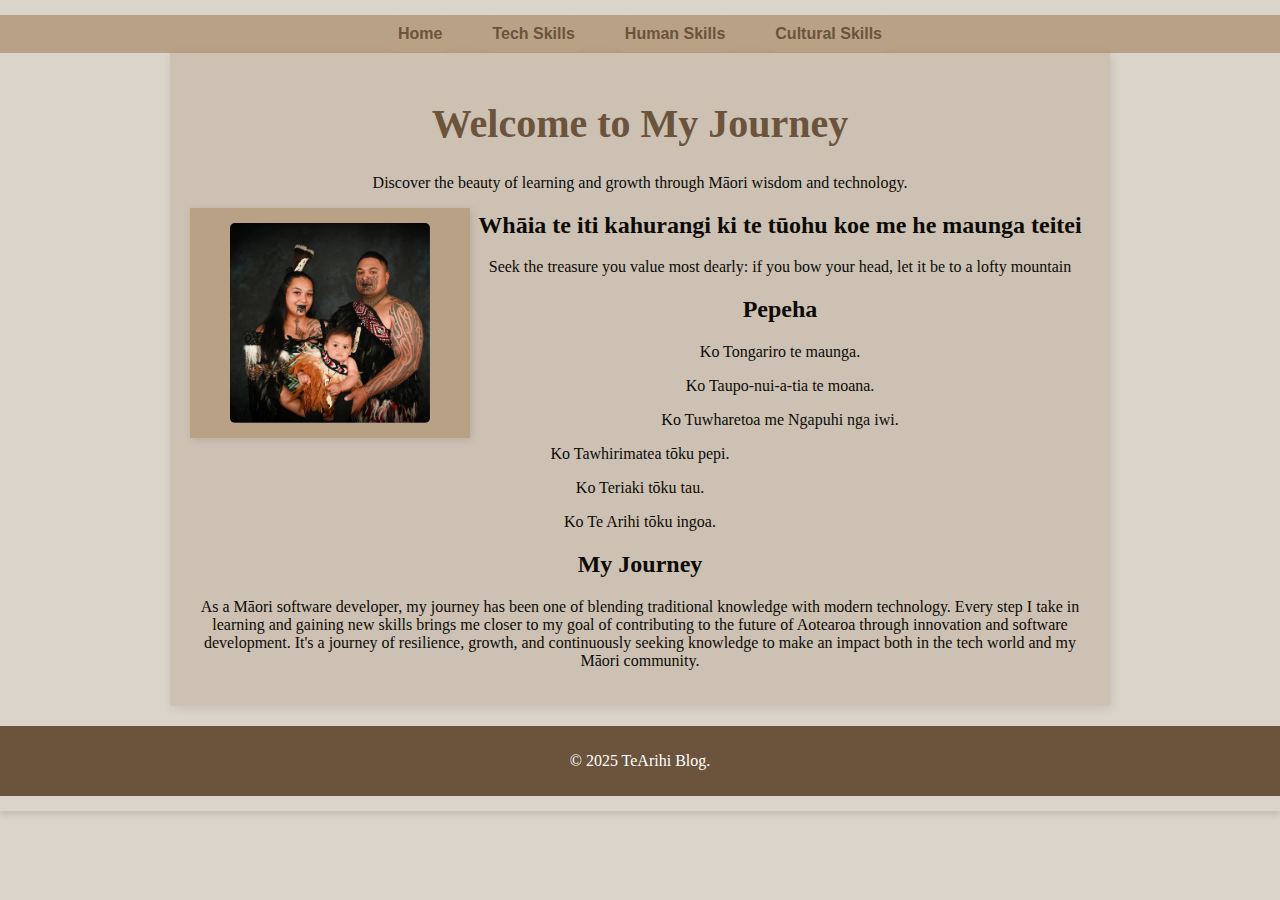
<file: index.html>
<!DOCTYPE html>
<html lang="en">
<head>
    <meta charset="UTF-8">
    <meta name="viewport" content="width=device-width, initial-scale=1.0">
    <title>Home Page</title>
    <link rel="stylesheet" href="styles.css"> 
</head>
<body>

  <div class="nav-container">
    <nav>
      <ul>
        <li><a href="index.html">Home</a></li>
        <li><a href="tech-skills.html">Tech Skills</a></li>
        <li><a href="human-skills.html">Human Skills</a></li>
        <li><a href="cultural-skills.html">Cultural Skills</a></li>
      </ul>
    </nav>

    <div class="container">
        <div class="intro">
          <header>
            <h1>Welcome to My Journey</h1>
            <p>Discover the beauty of learning and growth through Māori wisdom and technology.</p>
           

            <div class="box">
            <img src="images/whanau.jpg" alt="Your Photo" class="photo">
            </div>
           
          </header>
        </div>

     <section>
        <div class="whakatauki">
          <h2>Whāia te iti kahurangi ki te tūohu koe me he maunga teitei</h2>
          <p>Seek the treasure you value most dearly: if you bow your head, let it be to a lofty mountain</p>
        </div>


        <div class="pepeha">
            <h2>Pepeha</h2>
            <p>Ko Tongariro te maunga.</p>
            <p>Ko Taupo-nui-a-tia te moana.</p>
            <p>Ko Tuwharetoa me Ngapuhi nga iwi.</p>
            <p>Ko Tawhirimatea tōku pepi.</p>
            <p>Ko Teriaki tōku tau.</p>
            <p>Ko Te Arihi tōku ingoa.</p>
        </div>

      
        <div class="journey">
            <h2>My Journey</h2>
            <p>As a Māori software developer, my journey has been one of blending traditional knowledge with modern technology. Every step I take in learning and gaining new skills brings me closer to my goal of contributing to the future of Aotearoa through innovation and software development. It's a journey of resilience, growth, and continuously seeking knowledge to make an impact both in the tech world and my Māori community.</p>
        </div>
    </div>
  </section>

    <footer>
      <p>&copy; 2025 TeArihi Blog.</p>
    </footer>

</body>
</html>
</file>
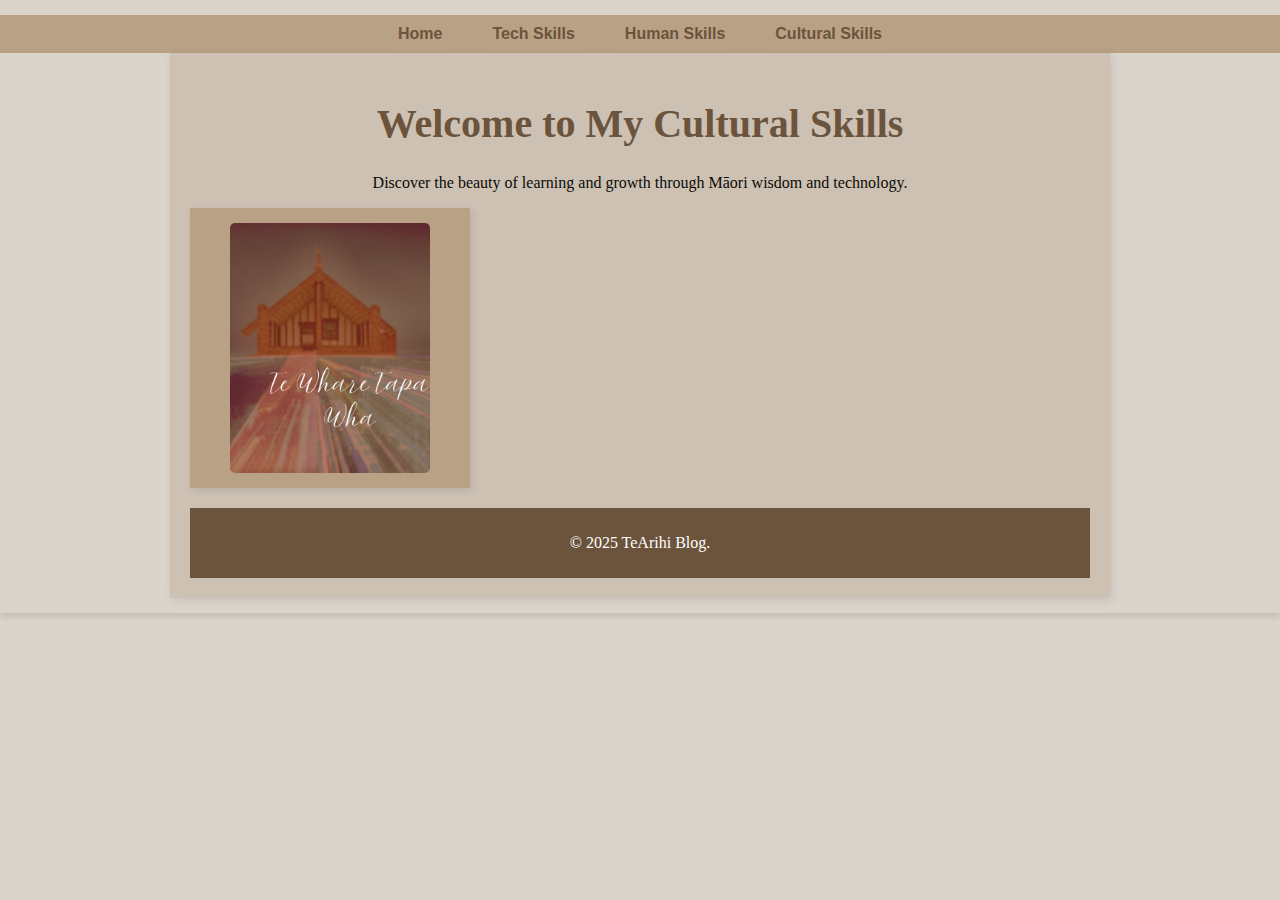
<file: cultural-skills.html>
<!DOCTYPE html>
<html lang="en">
<head>
    <meta charset="UTF-8">
    <meta name="viewport" content="width=device-width, initial-scale=1.0">
    <title>Cultural Skills Page</title>
    <link rel="stylesheet" href="styles.css"> 
</head>
<body>

  <div class="nav-container">
    <nav>
      <ul>
        <li><a href="index.html">Home</a></li>
        <li><a href="tech-skills.html">Tech Skills</a></li>
        <li><a href="human-skills.html">Human Skills</a></li>
        <li><a href="cultural-skills.html">Cultural Skills</a></li>
      </ul>
    </nav>

    <div class="container">
        <div class="intro">
          <header>
            <h1>Welcome to My Cultural Skills</h1>
            <p>Discover the beauty of learning and growth through Māori wisdom and technology.</p>
           
          <div class="row">
            <div class="box">
            <a href="te-whare-tapa-wha.html"><img src="images/Te Whare Tapa Wha.png" alt="Your Photo" class="photo"></a>
            </div>
          </div> 
          </header>
        </div>


    <footer>
      <p>&copy; 2025 TeArihi Blog.</p>
    </footer>

</body>
</html>
</file>
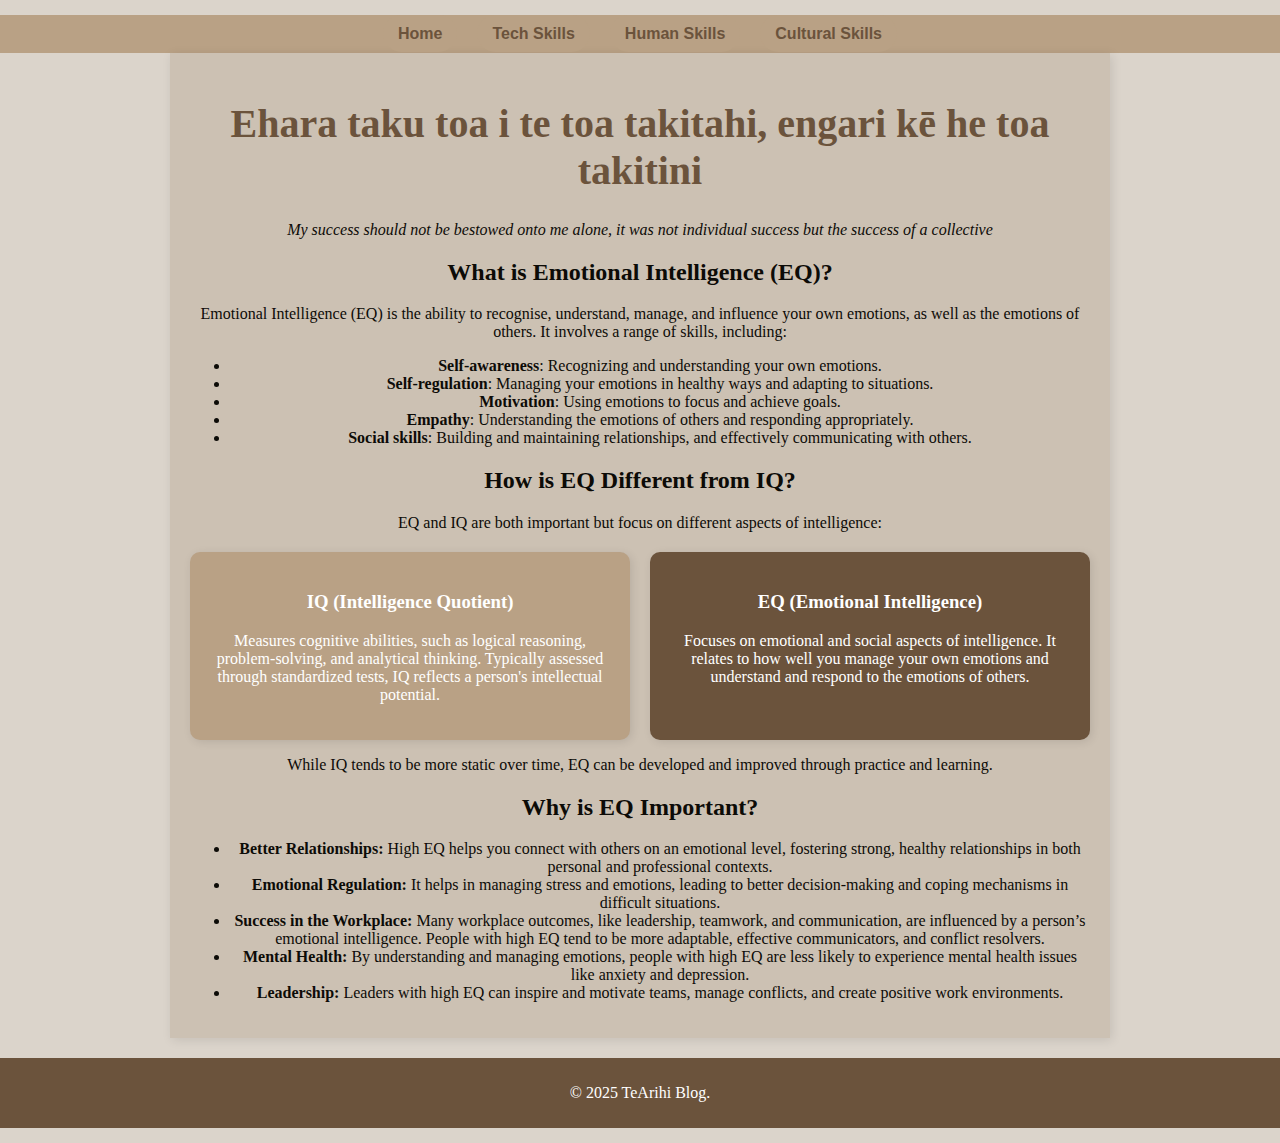
<file: emotional-intelligence.html>
<!DOCTYPE html>
<html lang="en">
<head>
    <meta charset="UTF-8">
    <meta name="viewport" content="width=device-width, initial-scale=1.0">
    <title>Emotional Intelligence (EQ)</title>
    <link rel="stylesheet" href="styles.css"> 

</head>
<body>

  <div class="nav-container">
    <nav>
      <ul>
        <li><a href="index.html">Home</a></li>
        <li><a href="tech-skills.html">Tech Skills</a></li>
        <li><a href="human-skills.html">Human Skills</a></li>
        <li><a href="cultural-skills.html">Cultural Skills</a></li>
      </ul>
    </nav>

    <div class="container">
        
        <header class="intro">
            <h1>Ehara taku toa i te toa takitahi, engari kē he toa takitini</h1>
            <p><em>My success should not be bestowed onto me alone, it was not individual success but the success of a collective</em></p>
        </header>

      
        <section class="eq-overview">
            <h2>What is Emotional Intelligence (EQ)?</h2>
            <p>Emotional Intelligence (EQ) is the ability to recognise, understand, manage, and influence your own emotions, as well as the emotions of others. It involves a range of skills, including:</p>
            <ul>
                <li><strong>Self-awareness</strong>: Recognizing and understanding your own emotions.</li>
                <li><strong>Self-regulation</strong>: Managing your emotions in healthy ways and adapting to situations.</li>
                <li><strong>Motivation</strong>: Using emotions to focus and achieve goals.</li>
                <li><strong>Empathy</strong>: Understanding the emotions of others and responding appropriately.</li>
                <li><strong>Social skills</strong>: Building and maintaining relationships, and effectively communicating with others.</li>
            </ul>
        </section>

        
        <section class="eq-vs-iq">
            <h2>How is EQ Different from IQ?</h2>
            <p>EQ and IQ are both important but focus on different aspects of intelligence:</p>
            <div class="comparison">
                <div class="iq">
                    <h3>IQ (Intelligence Quotient)</h3>
                    <p>Measures cognitive abilities, such as logical reasoning, problem-solving, and analytical thinking. Typically assessed through standardized tests, IQ reflects a person's intellectual potential.</p>
                </div>
                <div class="eq">
                    <h3>EQ (Emotional Intelligence)</h3>
                    <p>Focuses on emotional and social aspects of intelligence. It relates to how well you manage your own emotions and understand and respond to the emotions of others.</p>
                </div>
            </div>
            <p>While IQ tends to be more static over time, EQ can be developed and improved through practice and learning.</p>
        </section>

        
        <section class="importance">
            <h2>Why is EQ Important?</h2>
            <ul>
                <li><strong>Better Relationships:</strong> High EQ helps you connect with others on an emotional level, fostering strong, healthy relationships in both personal and professional contexts.</li>
                <li><strong>Emotional Regulation:</strong> It helps in managing stress and emotions, leading to better decision-making and coping mechanisms in difficult situations.</li>
                <li><strong>Success in the Workplace:</strong> Many workplace outcomes, like leadership, teamwork, and communication, are influenced by a person’s emotional intelligence. People with high EQ tend to be more adaptable, effective communicators, and conflict resolvers.</li>
                <li><strong>Mental Health:</strong> By understanding and managing emotions, people with high EQ are less likely to experience mental health issues like anxiety and depression.</li>
                <li><strong>Leadership:</strong> Leaders with high EQ can inspire and motivate teams, manage conflicts, and create positive work environments.</li>
            </ul>
        </section>
    </div>

    <footer>
      <p>&copy; 2025 TeArihi Blog.</p>
    </footer>

</body>
</html>
</file>
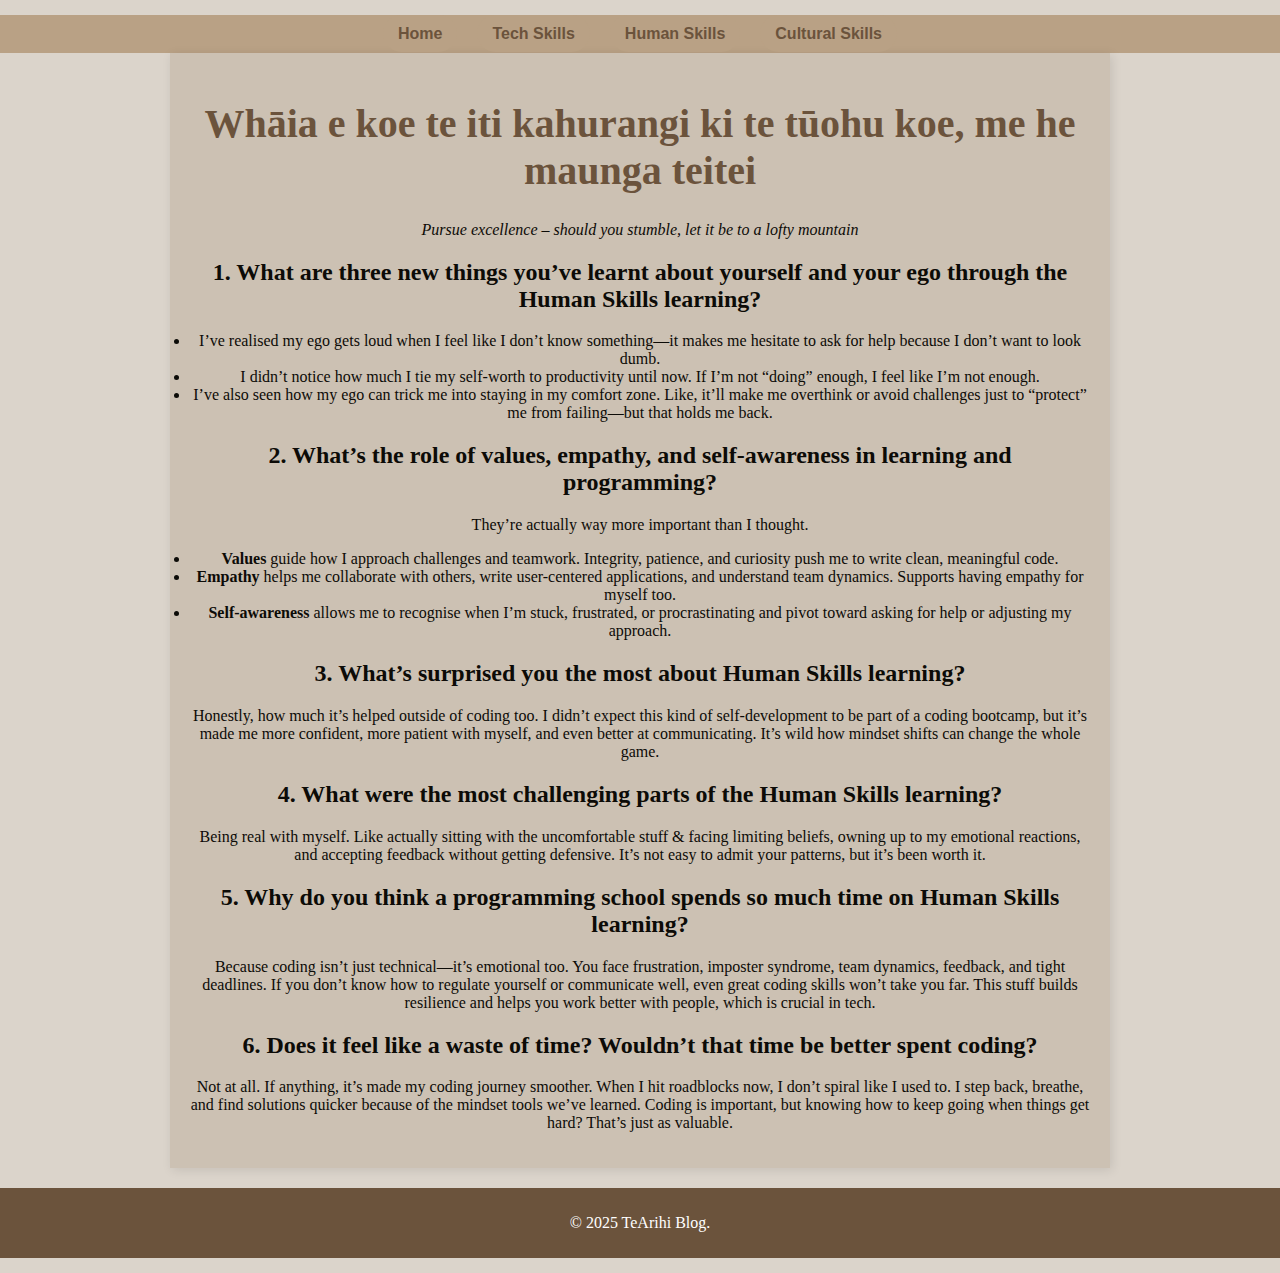
<file: foundations-reflection.html>
<!DOCTYPE html>
<html lang="en">
<head>
    <meta charset="UTF-8">
    <meta name="viewport" content="width=device-width, initial-scale=1.0">
    <title>Career Pathway and Personal Development</title>
    <link rel="stylesheet" href="styles.css"> 
</head>
<body>
  
  <div class="nav-container">
    <nav>
      <ul>
        <li><a href="index.html">Home</a></li>
        <li><a href="tech-skills.html">Tech Skills</a></li>
        <li><a href="human-skills.html">Human Skills</a></li>
        <li><a href="cultural-skills.html">Cultural Skills</a></li>
      </ul>
    </nav>

    <div class="container">
        <header class="intro">
            <h1>Whāia e koe te iti kahurangi ki te tūohu koe, me he maunga teitei</h1>
            <p><em>Pursue excellence – should you stumble, let it be to a lofty mountain</em></p>
          
        </header>

        <h2>1. What are three new things you’ve learnt about yourself and your ego through the Human Skills learning?</h2>
       
          <li>
            I’ve realised my ego gets loud when I feel like I don’t know something—it makes me hesitate to ask for help because I don’t want to look dumb.
          </li>
          <li>
            I didn’t notice how much I tie my self-worth to productivity until now. If I’m not “doing” enough, I feel like I’m not enough.
          </li>
          <li>
            I’ve also seen how my ego can trick me into staying in my comfort zone. Like, it’ll make me overthink or avoid challenges just to “protect” me from failing—but that holds me back.
          </li>
        </ul>
      </section>
  
      <section>
        <h2>2. What’s the role of values, empathy, and self-awareness in learning and programming?</h2>
        <p>They’re actually way more important than I thought.</p>
        
          <li><strong>Values</strong> guide how I approach challenges and teamwork. Integrity, patience, and curiosity push me to write clean, meaningful code.</li>
          <li><strong>Empathy</strong> helps me collaborate with others, write user-centered applications, and understand team dynamics. Supports having empathy for myself too.</li>
          <li><strong>Self-awareness</strong> allows me to recognise when I’m stuck, frustrated, or procrastinating and pivot toward asking for help or adjusting my approach.</li>
        </ul>
      </section>
  
      <section>
        <h2>3. What’s surprised you the most about Human Skills learning?</h2>
        <p>
          Honestly, how much it’s helped outside of coding too. I didn’t expect this kind of self-development to be part of a coding bootcamp, but it’s made me more confident, more patient with myself, and even better at communicating. It’s wild how mindset shifts can change the whole game.
        </p>
      </section>
  
      <section>
        <h2>4. What were the most challenging parts of the Human Skills learning?</h2>
        <p>
          Being real with myself. Like actually sitting with the uncomfortable stuff & facing limiting beliefs, owning up to my emotional reactions, and accepting feedback without getting defensive. It’s not easy to admit your patterns, but it’s been worth it.
        </p>
      </section>
  
      <section>
        <h2>5. Why do you think a programming school spends so much time on Human Skills learning?</h2>
        <p>
          Because coding isn’t just technical—it’s emotional too. You face frustration, imposter syndrome, team dynamics, feedback, and tight deadlines. If you don’t know how to regulate yourself or communicate well, even great coding skills won’t take you far. This stuff builds resilience and helps you work better with people, which is crucial in tech.
        </p>
      </section>
  
      <section>
        <h2>6. Does it feel like a waste of time? Wouldn’t that time be better spent coding?</h2>
        <p>
          Not at all. If anything, it’s made my coding journey smoother. When I hit roadblocks now, I don’t spiral like I used to. I step back, breathe, and find solutions quicker because of the mindset tools we’ve learned. Coding is important, but knowing how to keep going when things get hard? That’s just as valuable.
        </p>
        </section>
    </div>

    <footer>
      <p>&copy; 2025 TeArihi Blog.</p>
    </footer>

</body>
</html>
</file>
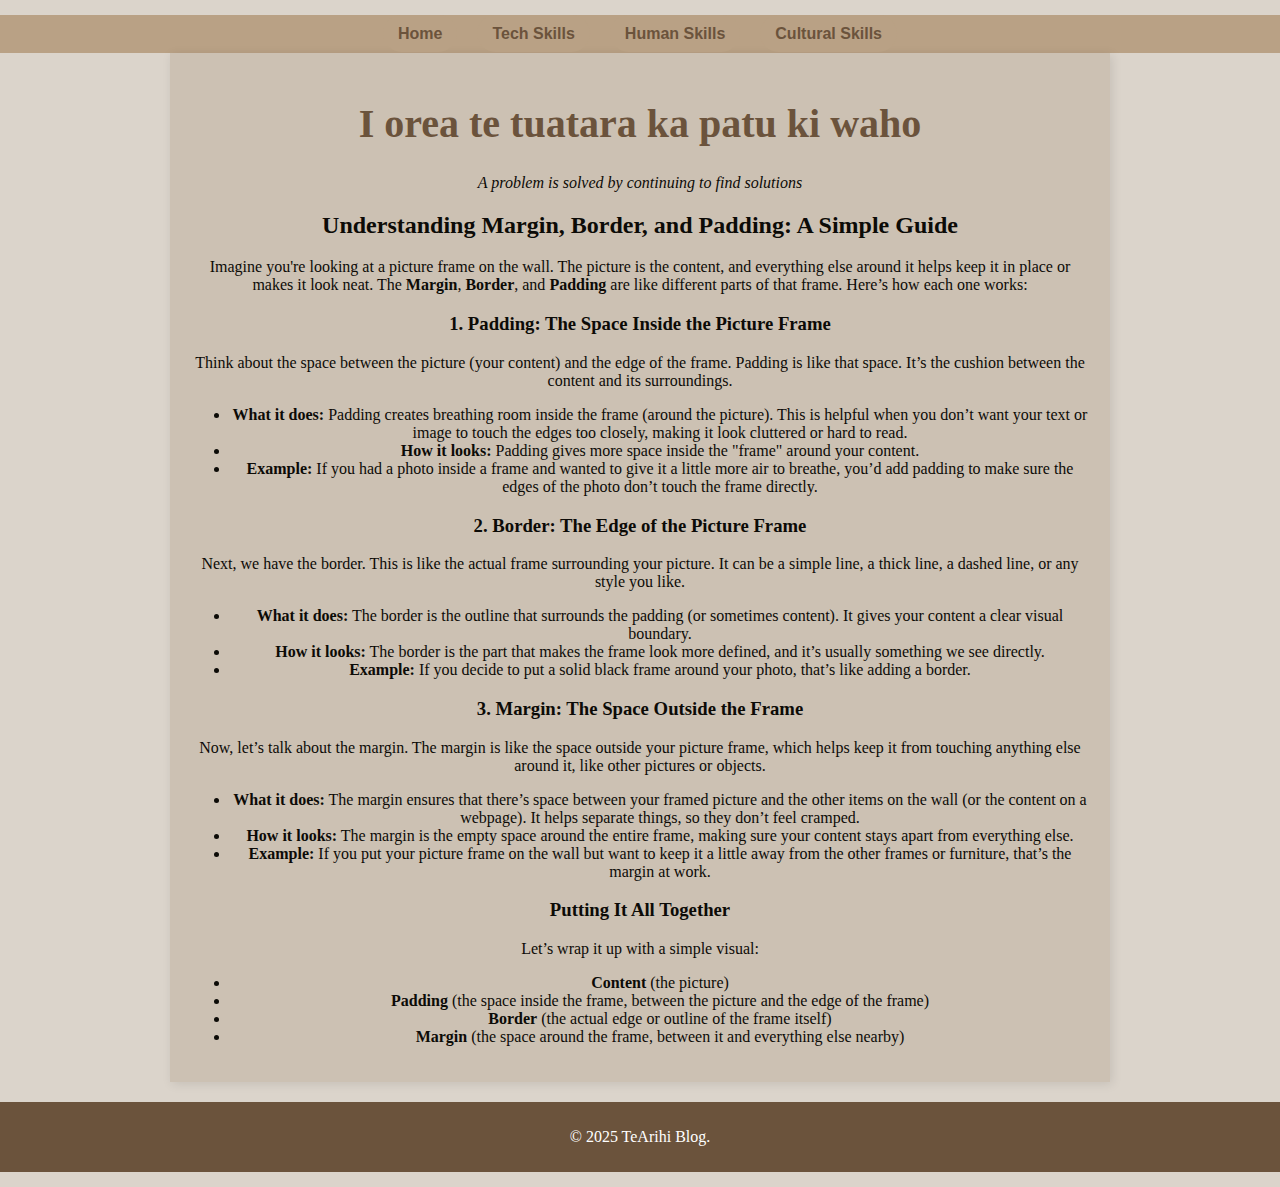
<file: html-css.html>
<!DOCTYPE html>
<html lang="en">
<head>
    <meta charset="UTF-8">
    <meta name="viewport" content="width=device-width, initial-scale=1.0">
    <title>Understanding Margin, Border, and Padding: A Simple Guide</title>
    <link rel="stylesheet" href="styles.css"> 
</head>
<body>

  <div class="nav-container">
    <nav>
      <ul>
        <li><a href="index.html">Home</a></li>
        <li><a href="tech-skills.html">Tech Skills</a></li>
        <li><a href="human-skills.html">Human Skills</a></li>
        <li><a href="cultural-skills.html">Cultural Skills</a></li>
      </ul>
    </nav>

    <div class="container">
        
        <header class="intro">
            <h1>I orea te tuatara ka patu ki waho</h1>
            <p><em>A problem is solved by continuing to find solutions</em></p>
            <h2>Understanding Margin, Border, and Padding: A Simple Guide</h2>
        </header>

        
        <section>
            <p>Imagine you're looking at a picture frame on the wall. The picture is the content, and everything else around it helps keep it in place or makes it look neat. The <strong>Margin</strong>, <strong>Border</strong>, and <strong>Padding</strong> are like different parts of that frame. Here’s how each one works:</p>

            <h3>1. Padding: The Space Inside the Picture Frame</h3>
            <p>Think about the space between the picture (your content) and the edge of the frame. Padding is like that space. It’s the cushion between the content and its surroundings.</p>
            <ul>
                <li><strong>What it does:</strong> Padding creates breathing room inside the frame (around the picture). This is helpful when you don’t want your text or image to touch the edges too closely, making it look cluttered or hard to read.</li>
                <li><strong>How it looks:</strong> Padding gives more space inside the "frame" around your content.</li>
                <li><strong>Example:</strong> If you had a photo inside a frame and wanted to give it a little more air to breathe, you’d add padding to make sure the edges of the photo don’t touch the frame directly.</li>
            </ul>
        </section>

        
        <section>
            <h3>2. Border: The Edge of the Picture Frame</h3>
            <p>Next, we have the border. This is like the actual frame surrounding your picture. It can be a simple line, a thick line, a dashed line, or any style you like.</p>
            <ul>
                <li><strong>What it does:</strong> The border is the outline that surrounds the padding (or sometimes content). It gives your content a clear visual boundary.</li>
                <li><strong>How it looks:</strong> The border is the part that makes the frame look more defined, and it’s usually something we see directly.</li>
                <li><strong>Example:</strong> If you decide to put a solid black frame around your photo, that’s like adding a border.</li>
            </ul>
        </section>

        
        <section>
            <h3>3. Margin: The Space Outside the Frame</h3>
            <p>Now, let’s talk about the margin. The margin is like the space outside your picture frame, which helps keep it from touching anything else around it, like other pictures or objects.</p>
            <ul>
                <li><strong>What it does:</strong> The margin ensures that there’s space between your framed picture and the other items on the wall (or the content on a webpage). It helps separate things, so they don’t feel cramped.</li>
                <li><strong>How it looks:</strong> The margin is the empty space around the entire frame, making sure your content stays apart from everything else.</li>
                <li><strong>Example:</strong> If you put your picture frame on the wall but want to keep it a little away from the other frames or furniture, that’s the margin at work.</li>
            </ul>
        </section>

        
        <section>
            <h3>Putting It All Together</h3>
            <p>Let’s wrap it up with a simple visual:</p>
            <ul>
                <li><strong>Content</strong> (the picture)</li>
                <li><strong>Padding</strong> (the space inside the frame, between the picture and the edge of the frame)</li>
                <li><strong>Border</strong> (the actual edge or outline of the frame itself)</li>
                <li><strong>Margin</strong> (the space around the frame, between it and everything else nearby)</li>
            </ul>
        </section>
    </div>

    <footer>
      <p>&copy; 2025 TeArihi Blog.</p>
    </footer>

</body>
</html>
</file>
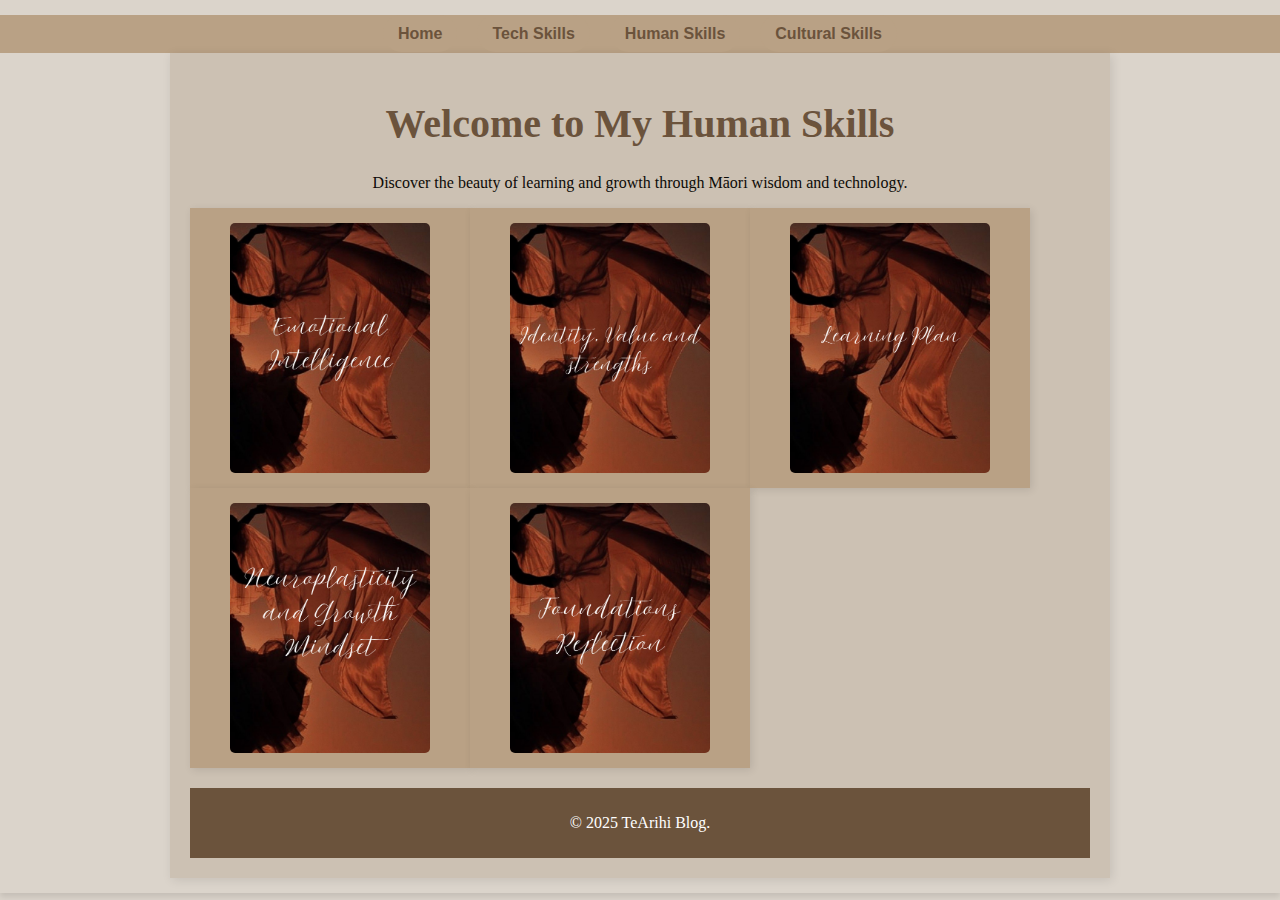
<file: human-skills.html>
<!DOCTYPE html>
<html lang="en">
<head>
    <meta charset="UTF-8">
    <meta name="viewport" content="width=device-width, initial-scale=1.0">
    <title>Human Skills</title>
    <link rel="stylesheet" href="styles.css"> 
</head>
<body>

  <div class="nav-container">
    <nav>
      <ul>
        <li><a href="index.html">Home</a></li>
        <li><a href="tech-skills.html">Tech Skills</a></li>
        <li><a href="human-skills.html">Human Skills</a></li>
        <li><a href="cultural-skills.html">Cultural Skills</a></li>
      </ul>
    </nav>

    <div class="container">
        <div class="intro">
          <header>
            <h1>Welcome to My Human Skills</h1>
            <p>Discover the beauty of learning and growth through Māori wisdom and technology.</p>
           
          <div class="row">
            <div class="box">
            <a href="emotional-intelligence.html"><img src="images/Emotional Intelligence.jpg" alt="Your Photo" class="photo"></a>
            </div>
            <div class="box">
              <a href="identity-values.html"><img src="images/Identity.png" alt="Your Photo" class="photo"></a>
            </div>
            <div class="box">
              <a href="learning-plan.html"><img src="images/Learning Plan.png" alt="Your Photo" class="photo"></a>
            </div>
            <div class="box">
              <a href="neuroplasticity.html"><img src="images/Neuroplasticity and Growth Mindset.png" alt="Your Photo" class="photo"></a>
            </div>
            <div class="box">
              <a href="foundations-reflection.html"><img src="images/Reflection.png" alt="Your Photo" class="photo"></a>
            </div>
          </div>
          </header>
        </div>


    <footer>
      <p>&copy; 2025 TeArihi Blog.</p>
    </footer>

</body>
</html>
</file>
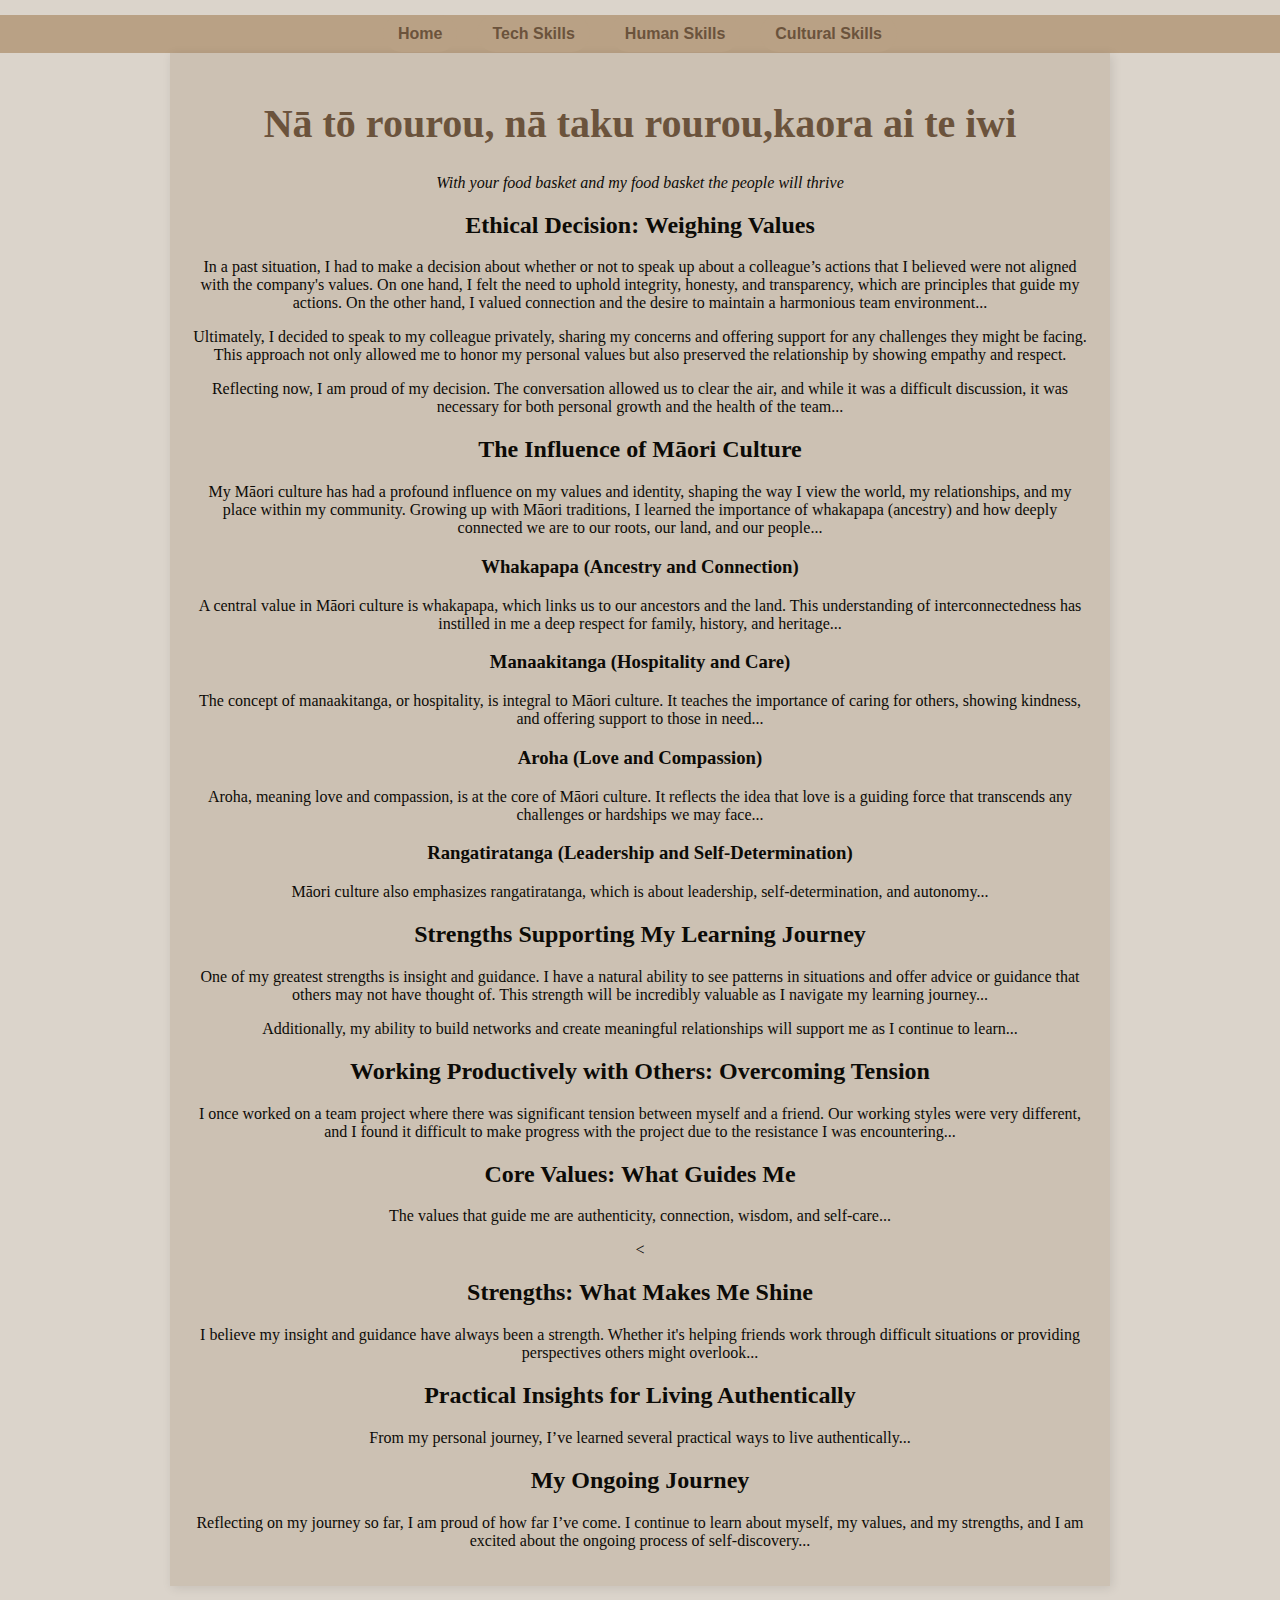
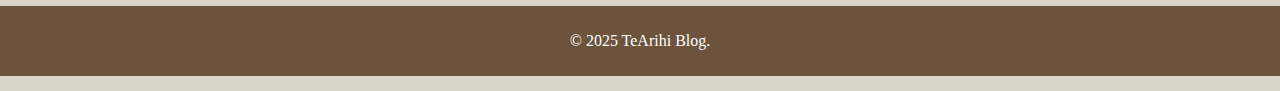
<file: identity-values.html>
<!DOCTYPE html>
<html lang="en">
<head>
    <meta charset="UTF-8">
    <meta name="viewport" content="width=device-width, initial-scale=1.0">
    <title>Ethical Decision: Weighing Values and Reflection</title>
    <link href="https://fonts.googleapis.com/css2?family=Playfair+Display:wght@700&family=Merriweather:wght@400&display=swap" rel="stylesheet">
    <link rel="stylesheet" href="styles.css"> <!-- Link to external CSS -->
</head>
<body>


  <div class="nav-container">
    <nav>
      <ul>
        <li><a href="index.html">Home</a></li>
        <li><a href="tech-skills.html">Tech Skills</a></li>
        <li><a href="human-skills.html">Human Skills</a></li>
        <li><a href="cultural-skills.html">Cultural Skills</a></li>
      </ul>
    </nav>
    
    <div class="container">
        <header class="intro">
          <h1>Nā tō rourou, nā taku rourou,kaora ai te iwi</h1>
          <p><em>With your food basket and my food basket the people will thrive</em></p>
        </header>

        
        <section>
            <h2>Ethical Decision: Weighing Values</h2>
            <p>In a past situation, I had to make a decision about whether or not to speak up about a colleague’s actions that I believed were not aligned with the company's values. On one hand, I felt the need to uphold integrity, honesty, and transparency, which are principles that guide my actions. On the other hand, I valued connection and the desire to maintain a harmonious team environment...</p>
            <p>Ultimately, I decided to speak to my colleague privately, sharing my concerns and offering support for any challenges they might be facing. This approach not only allowed me to honor my personal values but also preserved the relationship by showing empathy and respect.</p>
            <p>Reflecting now, I am proud of my decision. The conversation allowed us to clear the air, and while it was a difficult discussion, it was necessary for both personal growth and the health of the team...</p>
        </section>

        
        <section>
            <h2>The Influence of Māori Culture</h2>
            <p>My Māori culture has had a profound influence on my values and identity, shaping the way I view the world, my relationships, and my place within my community. Growing up with Māori traditions, I learned the importance of whakapapa (ancestry) and how deeply connected we are to our roots, our land, and our people...</p>
            
            <h3>Whakapapa (Ancestry and Connection)</h3>
            <p>A central value in Māori culture is whakapapa, which links us to our ancestors and the land. This understanding of interconnectedness has instilled in me a deep respect for family, history, and heritage...</p>
            
            <h3>Manaakitanga (Hospitality and Care)</h3>
            <p>The concept of manaakitanga, or hospitality, is integral to Māori culture. It teaches the importance of caring for others, showing kindness, and offering support to those in need...</p>
            
            <h3>Aroha (Love and Compassion)</h3>
            <p>Aroha, meaning love and compassion, is at the core of Māori culture. It reflects the idea that love is a guiding force that transcends any challenges or hardships we may face...</p>
            
            <h3>Rangatiratanga (Leadership and Self-Determination)</h3>
            <p>Māori culture also emphasizes rangatiratanga, which is about leadership, self-determination, and autonomy...</p>
        </section>

       
        <section>
            <h2>Strengths Supporting My Learning Journey</h2>
            <p>One of my greatest strengths is insight and guidance. I have a natural ability to see patterns in situations and offer advice or guidance that others may not have thought of. This strength will be incredibly valuable as I navigate my learning journey...</p>
            <p>Additionally, my ability to build networks and create meaningful relationships will support me as I continue to learn...</p>
        </section>

       
        <section>
            <h2>Working Productively with Others: Overcoming Tension</h2>
            <p>I once worked on a team project where there was significant tension between myself and a friend. Our working styles were very different, and I found it difficult to make progress with the project due to the resistance I was encountering...</p>
        </section>

       
        <section>
            <h2>Core Values: What Guides Me</h2>
            <p>The values that guide me are authenticity, connection, wisdom, and self-care...</p>
        </section>

        <
        <section>
            <h2>Strengths: What Makes Me Shine</h2>
            <p>I believe my insight and guidance have always been a strength. Whether it's helping friends work through difficult situations or providing perspectives others might overlook...</p>
        </section>

        <section>
            <h2>Practical Insights for Living Authentically</h2>
            <p>From my personal journey, I’ve learned several practical ways to live authentically...</p>
        </section>

      
        <section>
            <h2>My Ongoing Journey</h2>
            <p>Reflecting on my journey so far, I am proud of how far I’ve come. I continue to learn about myself, my values, and my strengths, and I am excited about the ongoing process of self-discovery...</p>
        </section>
    </div>

    <footer>
      <p>&copy; 2025 TeArihi Blog.</p>
    </footer>

</body>
</html>
</file>
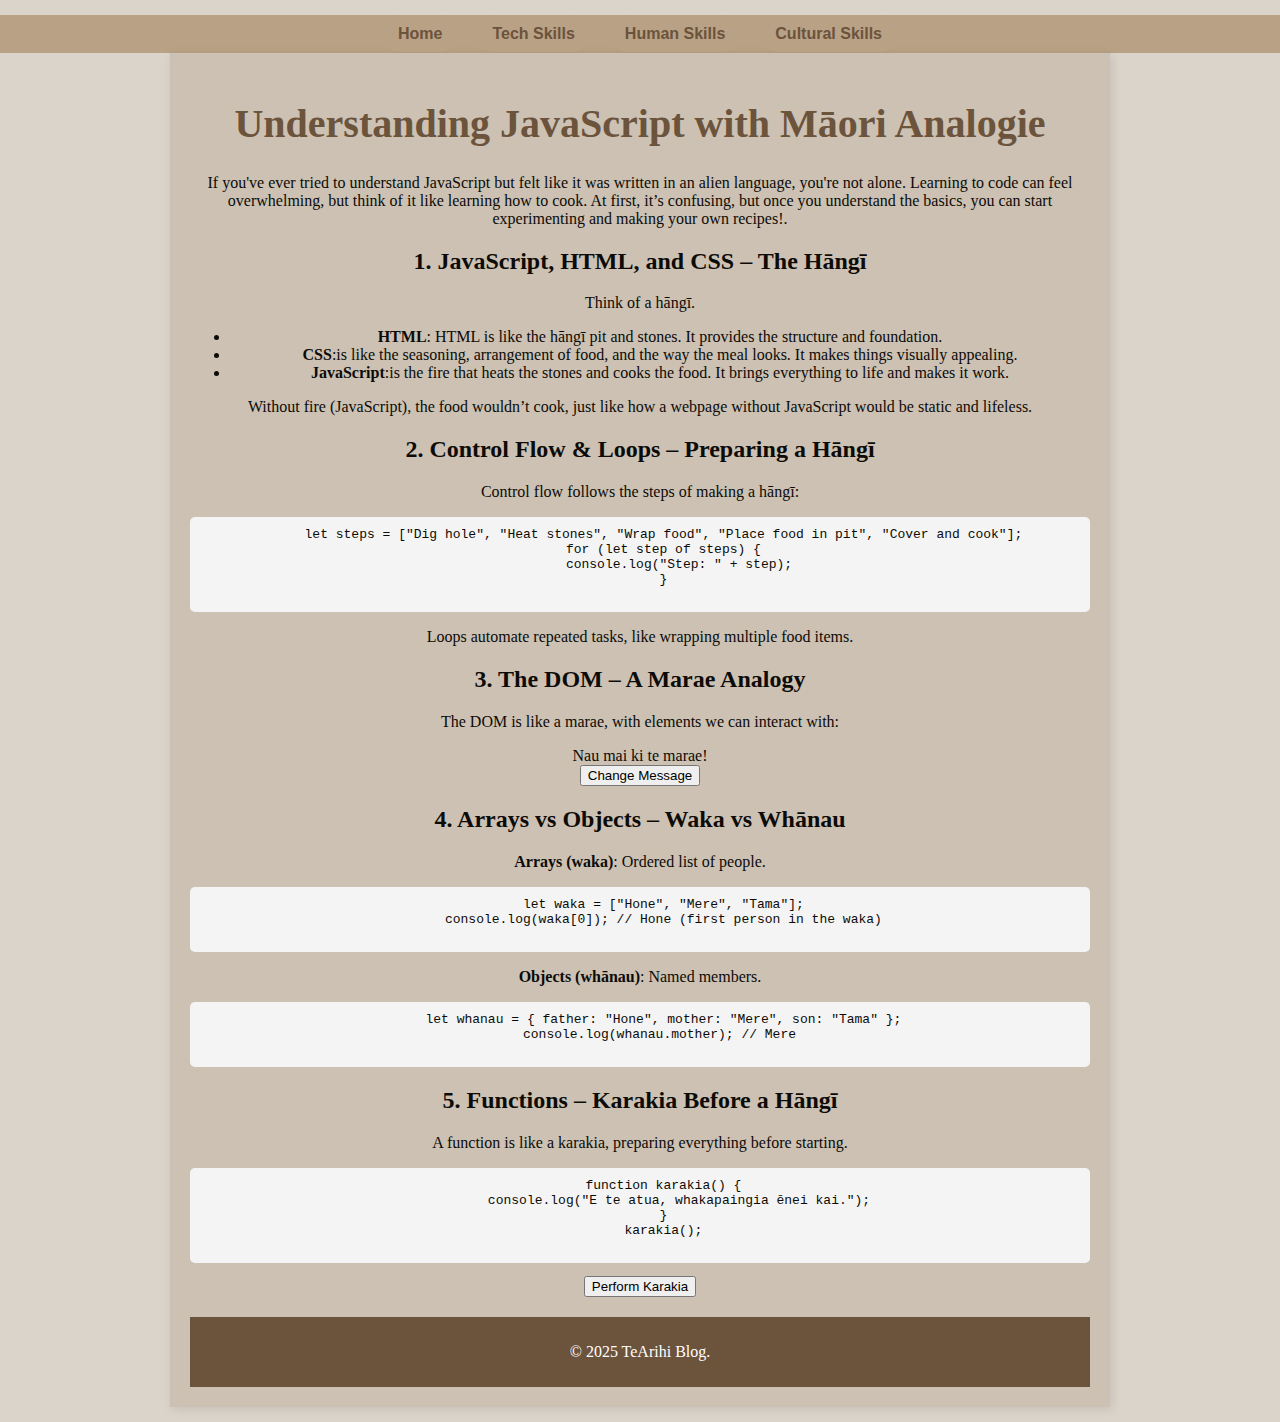
<file: JavaScript.html>
<!DOCTYPE html>
<html lang="en">
<head>
    <meta charset="UTF-8">
    <meta name="viewport" content="width=device-width, initial-scale=1.0">
    <title>JavaScript Page</title>
    <link rel="stylesheet" href="styles.css"> 
</head>
<body>

  <div class="nav-container">
    <nav>
      <ul>
        <li><a href="index.html">Home</a></li>
        <li><a href="tech-skills.html">Tech Skills</a></li>
        <li><a href="human-skills.html">Human Skills</a></li>
        <li><a href="cultural-skills.html">Cultural Skills</a></li>
      </ul>
    </nav>

    <div class="container">
        <div class="intro">
          <header>
            <h1>Understanding JavaScript with Māori Analogie</h1>

            <p>If you've ever tried to understand JavaScript but felt like it was written in an alien language, you're not alone. Learning to code can feel overwhelming, but think of it like learning how to cook. At first, it’s confusing, but once you understand the basics, you can start experimenting and making your own recipes!.</p>
           
           
          </header>
        </div>
          
          <h2>1. JavaScript, HTML, and CSS – The Hāngī</h2>
          <p>Think of a hāngī. 
        <ul>
          <li><strong>HTML</strong>: HTML is like the hāngī pit and stones. It provides the structure and foundation.</li>
          <li><strong>CSS</strong>:is like the seasoning, arrangement of food, and the way the meal looks. It makes things visually appealing.</li>
          <li><strong>JavaScript</strong>:is the fire that heats the stones and cooks the food. It brings everything to life and makes it work.</li>
          </ul>
          <p>Without fire (JavaScript), the food wouldn’t cook, just like how a webpage without JavaScript would be static and lifeless.</p>
          
          
        <h2>2. Control Flow & Loops – Preparing a Hāngī</h2>
          <p>Control flow follows the steps of making a hāngī:</p>
          <pre class="code">
      let steps = ["Dig hole", "Heat stones", "Wrap food", "Place food in pit", "Cover and cook"];
      for (let step of steps) {
          console.log("Step: " + step);
      }
          </pre>
          <p>Loops automate repeated tasks, like wrapping multiple food items.</p>
          
          
          <h2>3. The DOM – A Marae Analogy</h2>
          <p>The DOM is like a marae, with elements we can interact with:</p>
          <div id="welcomeMessage">Nau mai ki te marae!</div>
          <button onclick="changeMessage()">Change Message</button>
          <script>
              function changeMessage() {
                  document.getElementById("welcomeMessage").innerText = "Haere mai, e te whānau!";
              }
          </script>
          
          
          <h2>4. Arrays vs Objects – Waka vs Whānau</h2>
          <p><strong>Arrays (waka)</strong>: Ordered list of people.</p>
          <pre class="code">
      let waka = ["Hone", "Mere", "Tama"];
      console.log(waka[0]); // Hone (first person in the waka)
          </pre>
          <p><strong>Objects (whānau)</strong>: Named members.</p>
          <pre class="code">
      let whanau = { father: "Hone", mother: "Mere", son: "Tama" };
      console.log(whanau.mother); // Mere 
          </pre>
          
          
          <h2>5. Functions – Karakia Before a Hāngī</h2>
          <p>A function is like a karakia, preparing everything before starting.</p>
          <pre class="code">
      function karakia() {
          console.log("E te atua, whakapaingia ēnei kai.");
      }
      karakia();
          </pre>
          <button onclick="karakia()">Perform Karakia</button>
          <script>
              function karakia() {
                  alert("E te atua, whakapaingia ēnei kai.");
              }
          </script>
         
      

    <footer>
      <p>&copy; 2025 TeArihi Blog.</p>
    </footer>

</body>
</html>
</file>
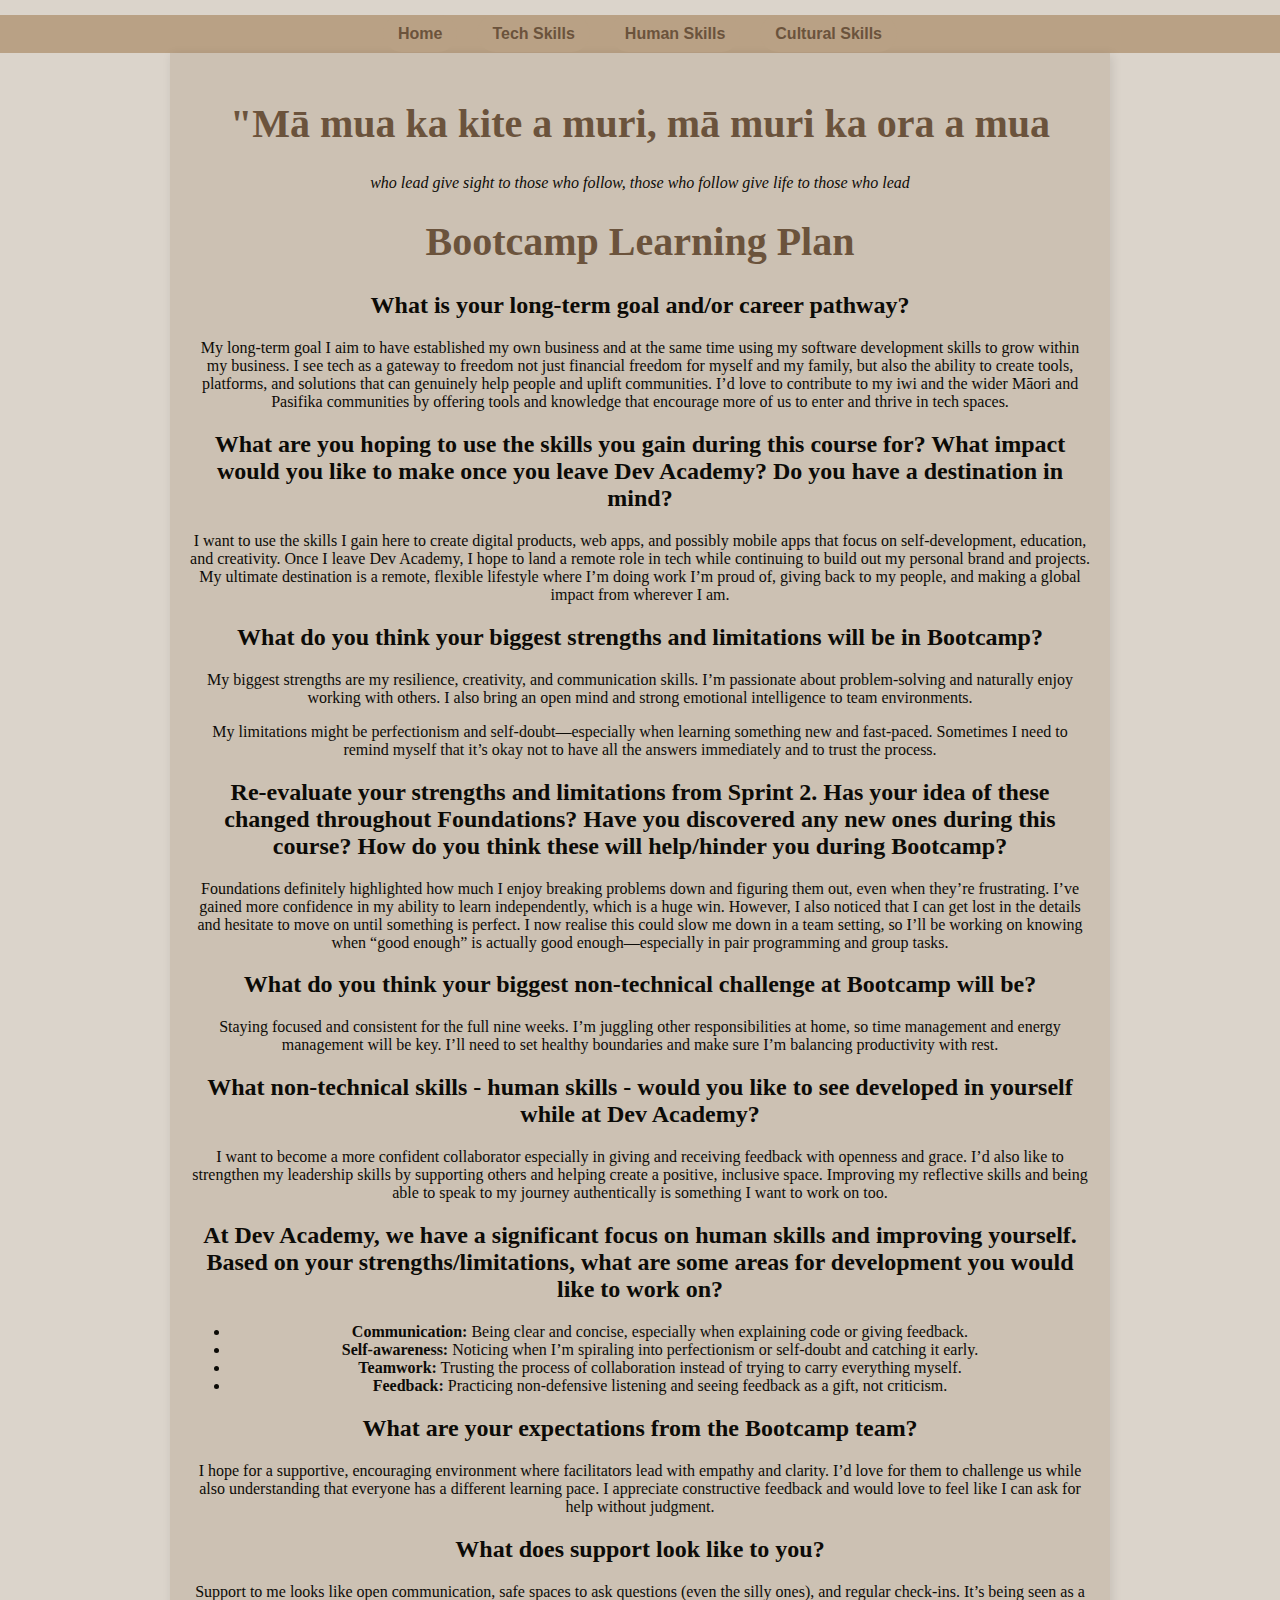
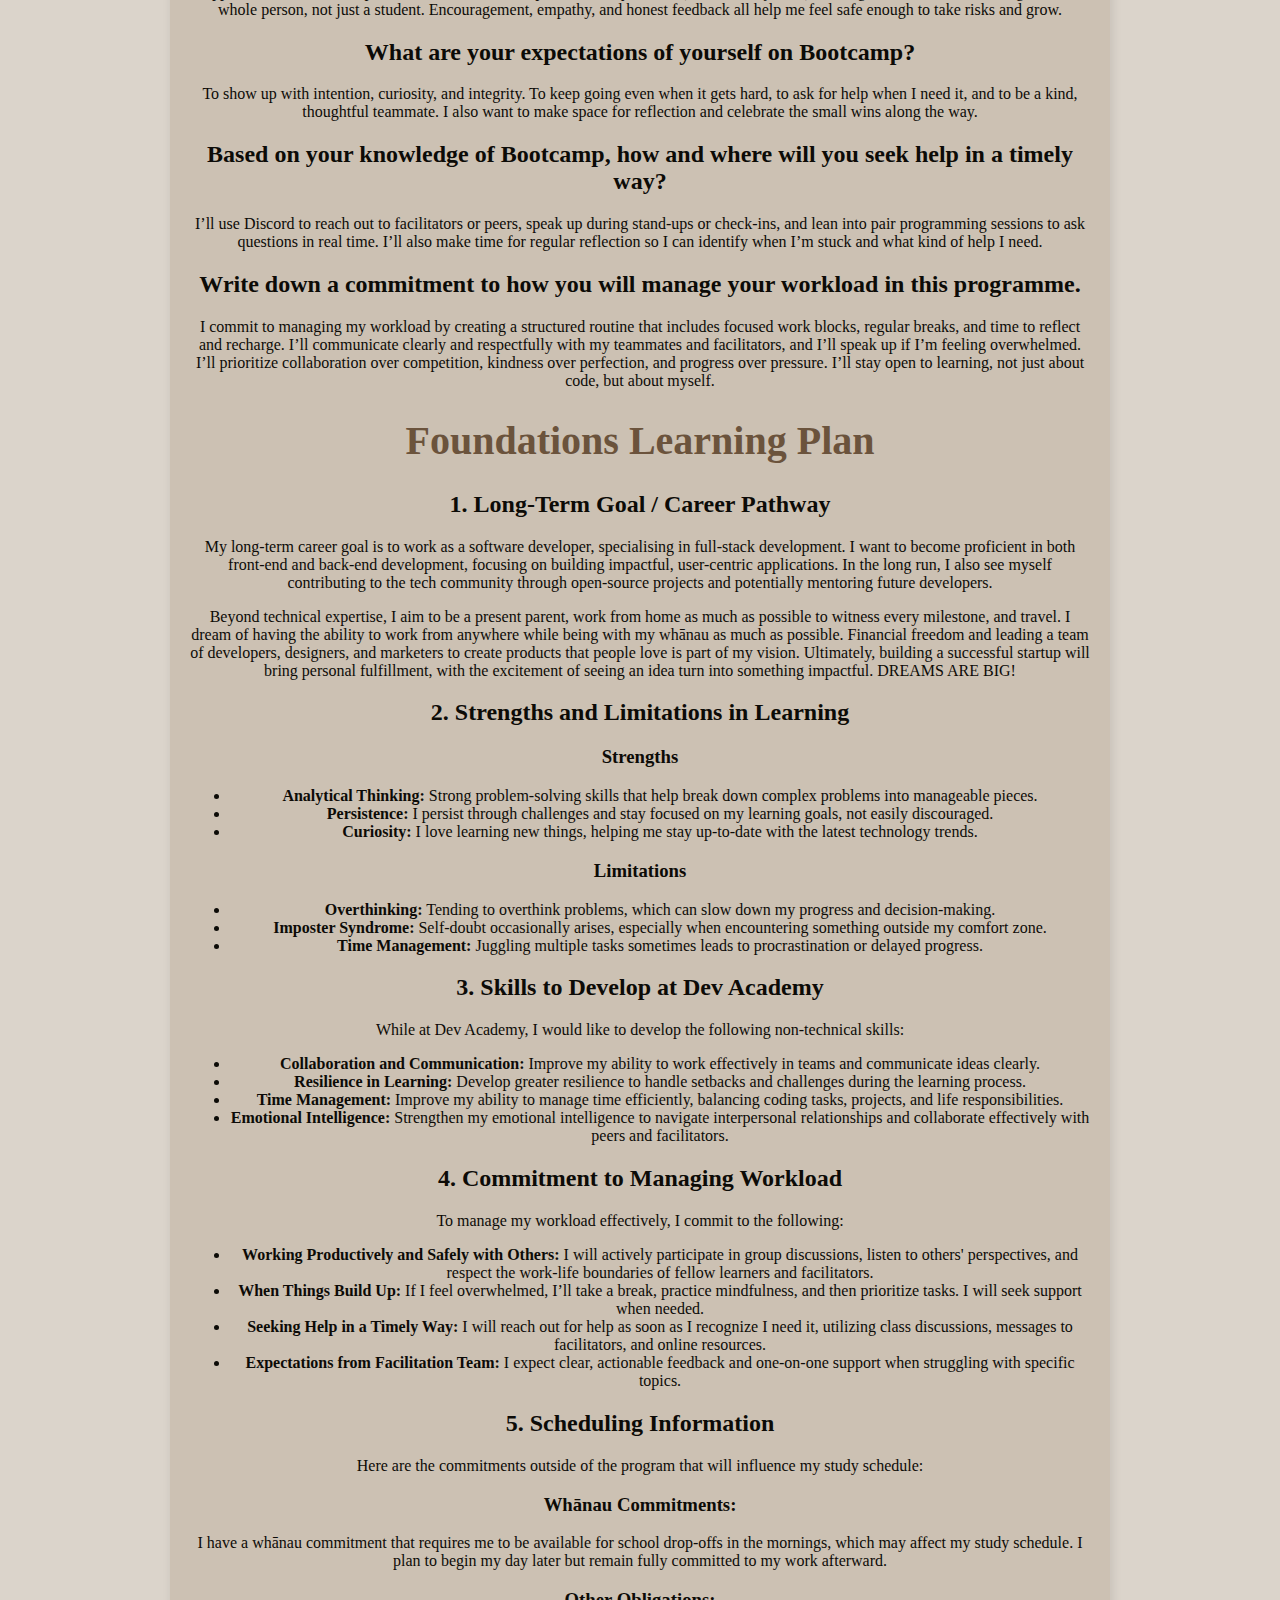
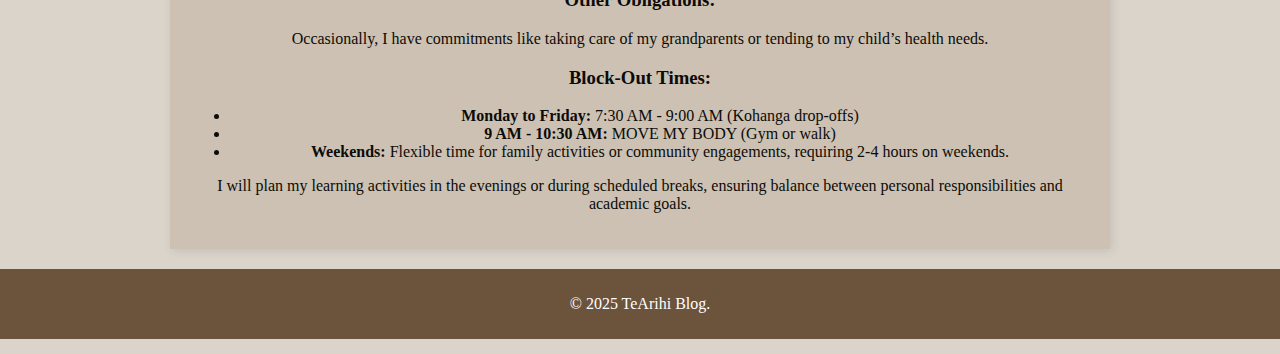
<file: learning-plan.html>
<!DOCTYPE html>
<html lang="en">
<head>
    <meta charset="UTF-8">
    <meta name="viewport" content="width=device-width, initial-scale=1.0">
    <title>Career Pathway and Personal Development</title>
    <link rel="stylesheet" href="styles.css"> 
</head>
<body>
  
  <div class="nav-container">
    <nav>
      <ul>
        <li><a href="index.html">Home</a></li>
        <li><a href="tech-skills.html">Tech Skills</a></li>
        <li><a href="human-skills.html">Human Skills</a></li>
        <li><a href="cultural-skills.html">Cultural Skills</a></li>
      </ul>
    </nav>

    <div class="container">
        <header class="intro">
            <h1>"Mā mua ka kite a muri, mā muri ka ora a mua</h1>
            <p><em>who lead give sight to those who follow, those who follow give life to
            those who lead</em></p>
          
        </header>

        <section>
          <h1>Bootcamp Learning Plan</h1>
          <h2>What is your long-term goal and/or career pathway?
          </h2>
          <p>My long-term goal I aim to have established my own business and at the same time using my software development skills to grow within my business. I see tech as a gateway to freedom not just financial freedom for myself and my family, but also the ability to create tools, platforms, and solutions that can genuinely help people and uplift communities. I’d love to contribute to my iwi and the wider Māori and Pasifika communities by offering tools and knowledge that encourage more of us to enter and thrive in tech spaces.
          </p>
        </section>

        <section>
          <h2>What are you hoping to use the skills you gain during this course for? What impact would you like to make once you leave Dev Academy? Do you have a destination in mind?
          </h2>
          <p>I want to use the skills I gain here to create digital products, web apps, and possibly mobile apps that focus on self-development, education, and creativity. Once I leave Dev Academy, I hope to land a remote role in tech while continuing to build out my personal brand and projects. My ultimate destination is a remote, flexible lifestyle where I’m doing work I’m proud of, giving back to my people, and making a global impact from wherever I am.

          </p>
        </section>

        <section>
          <h2>What do you think your biggest strengths and limitations will be in Bootcamp?
          </h2>
          <p>My biggest strengths are my resilience, creativity, and communication skills. I’m passionate about problem-solving and naturally enjoy working with others. I also bring an open mind and strong emotional intelligence to team environments.</p>
          <p>My limitations might be perfectionism and self-doubt—especially when learning something new and fast-paced. Sometimes I need to remind myself that it’s okay not to have all the answers immediately and to trust the process.</p>
        </section>

        <section>
          <h2>Re-evaluate your strengths and limitations from Sprint 2. Has your idea of these changed throughout Foundations? Have you discovered any new ones during this course? How do you think these will help/hinder you during Bootcamp?</h2>
          <p> Foundations definitely highlighted how much I enjoy breaking problems down and figuring them out, even when they’re frustrating. I’ve gained more confidence in my ability to learn independently, which is a huge win. However, I also noticed that I can get lost in the details and hesitate to move on until something is perfect. I now realise this could slow me down in a team setting, so I’ll be working on knowing when “good enough” is actually good enough—especially in pair programming and group tasks.
          </p>
        </section>

        <section>
          <h2>What do you think your biggest non-technical challenge at Bootcamp will be?
          </h2>
          <p> Staying focused and consistent for the full nine weeks. I’m juggling other responsibilities at home, so time management and energy management will be key. I’ll need to set healthy boundaries and make sure I’m balancing productivity with rest.</p>
        </section>

        <section>
          <h2>What non-technical skills - human skills - would you like to see developed in yourself while at Dev Academy?
          </h2>
          <p> I want to become a more confident collaborator especially in giving and receiving feedback with openness and grace. I’d also like to strengthen my leadership skills by supporting others and helping create a positive, inclusive space. Improving my reflective skills and being able to speak to my journey authentically is something I want to work on too.
          </p>
        </section>

        <section>
          <h2>At Dev Academy, we have a significant focus on human skills and improving yourself. Based on your strengths/limitations, what are some areas for development you would like to work on?
          </h2>
          <ul>
            <li><strong>Communication:</strong>  Being clear and concise, especially when explaining code or giving feedback.</li>
            <li><strong>Self-awareness: </strong>Noticing when I’m spiraling into perfectionism or self-doubt and catching it early.
            </li>
            <li><strong>Teamwork:</strong> Trusting the process of collaboration instead of trying to carry everything myself.
            </li>
            <li><strong>Feedback:</strong> Practicing non-defensive listening and seeing feedback as a gift, not criticism.
            </li>
          </ul>
        </section>

        <section>
          <h2>What are your expectations from the Bootcamp team?</h2>
          <p> I hope for a supportive, encouraging environment where facilitators lead with empathy and clarity. I’d love for them to challenge us while also understanding that everyone has a different learning pace. I appreciate constructive feedback and would love to feel like I can ask for help without judgment.
          </p>
        </section>

        <section>
          <h2>What does support look like to you?
          </h2>
          <p>Support to me looks like open communication, safe spaces to ask questions (even the silly ones), and regular check-ins. It’s being seen as a whole person, not just a student. Encouragement, empathy, and honest feedback all help me feel safe enough to take risks and grow.
          </p>
        </section>

        <section>
          <h2>What are your expectations of yourself on Bootcamp?
          </h2>
          <p>To show up with intention, curiosity, and integrity. To keep going even when it gets hard, to ask for help when I need it, and to be a kind, thoughtful teammate. I also want to make space for reflection and celebrate the small wins along the way.</p>
        </section>

        <section>
          <h2>Based on your knowledge of Bootcamp, how and where will you seek help in a timely way?</h2>
          <p> I’ll use Discord to reach out to facilitators or peers, speak up during stand-ups or check-ins, and lean into pair programming sessions to ask questions in real time. I’ll also make time for regular reflection so I can identify when I’m stuck and what kind of help I need.</p>
        </section>
        
        <section>
          <h2>Write down a commitment to how you will manage your workload in this programme.
          </h2>
          <p> I commit to managing my workload by creating a structured routine that includes focused work blocks, regular breaks, and time to reflect and recharge. I’ll communicate clearly and respectfully with my teammates and facilitators, and I’ll speak up if I’m feeling overwhelmed. I’ll prioritize collaboration over competition, kindness over perfection, and progress over pressure. I’ll stay open to learning, not just about code, but about myself.
          </p>
        </section>


        
        <section>
            <h1>Foundations Learning Plan</h1>
            <h2>1. Long-Term Goal / Career Pathway</h2>
            <p>My long-term career goal is to work as a software developer, specialising in full-stack development. I want to become proficient in both front-end and back-end development, focusing on building impactful, user-centric applications. In the long run, I also see myself contributing to the tech community through open-source projects and potentially mentoring future developers.</p>
            <p>Beyond technical expertise, I aim to be a present parent, work from home as much as possible to witness every milestone, and travel. I dream of having the ability to work from anywhere while being with my whānau as much as possible. Financial freedom and leading a team of developers, designers, and marketers to create products that people love is part of my vision. Ultimately, building a successful startup will bring personal fulfillment, with the excitement of seeing an idea turn into something impactful. DREAMS ARE BIG!</p>
        </section>

        
        <section>
            <h2>2. Strengths and Limitations in Learning</h2>
            <h3>Strengths</h3>
            <ul>
                <li><strong>Analytical Thinking:</strong> Strong problem-solving skills that help break down complex problems into manageable pieces.</li>
                <li><strong>Persistence:</strong> I persist through challenges and stay focused on my learning goals, not easily discouraged.</li>
                <li><strong>Curiosity:</strong> I love learning new things, helping me stay up-to-date with the latest technology trends.</li>
            </ul>
            <h3>Limitations</h3>
            <ul>
                <li><strong>Overthinking:</strong> Tending to overthink problems, which can slow down my progress and decision-making.</li>
                <li><strong>Imposter Syndrome:</strong> Self-doubt occasionally arises, especially when encountering something outside my comfort zone.</li>
                <li><strong>Time Management:</strong> Juggling multiple tasks sometimes leads to procrastination or delayed progress.</li>
            </ul>
        </section>

        
        <section>
            <h2>3. Skills to Develop at Dev Academy</h2>
            <p>While at Dev Academy, I would like to develop the following non-technical skills:</p>
            <ul>
                <li><strong>Collaboration and Communication:</strong> Improve my ability to work effectively in teams and communicate ideas clearly.</li>
                <li><strong>Resilience in Learning:</strong> Develop greater resilience to handle setbacks and challenges during the learning process.</li>
                <li><strong>Time Management:</strong> Improve my ability to manage time efficiently, balancing coding tasks, projects, and life responsibilities.</li>
                <li><strong>Emotional Intelligence:</strong> Strengthen my emotional intelligence to navigate interpersonal relationships and collaborate effectively with peers and facilitators.</li>
            </ul>
        </section>

        
        <section>
            <h2>4. Commitment to Managing Workload</h2>
            <p>To manage my workload effectively, I commit to the following:</p>
            <ul>
                <li><strong>Working Productively and Safely with Others:</strong> I will actively participate in group discussions, listen to others' perspectives, and respect the work-life boundaries of fellow learners and facilitators.</li>
                <li><strong>When Things Build Up:</strong> If I feel overwhelmed, I’ll take a break, practice mindfulness, and then prioritize tasks. I will seek support when needed.</li>
                <li><strong>Seeking Help in a Timely Way:</strong> I will reach out for help as soon as I recognize I need it, utilizing class discussions, messages to facilitators, and online resources.</li>
                <li><strong>Expectations from Facilitation Team:</strong> I expect clear, actionable feedback and one-on-one support when struggling with specific topics.</li>
            </ul>
        </section>

        
        <section>
            <h2>5. Scheduling Information</h2>
            <p>Here are the commitments outside of the program that will influence my study schedule:</p>
            <h3>Whānau Commitments:</h3>
            <p>I have a whānau commitment that requires me to be available for school drop-offs in the mornings, which may affect my study schedule. I plan to begin my day later but remain fully committed to my work afterward.</p>
            <h3>Other Obligations:</h3>
            <p>Occasionally, I have commitments like taking care of my grandparents or tending to my child’s health needs.</p>
            <h3>Block-Out Times:</h3>
            <ul>
                <li><strong>Monday to Friday:</strong> 7:30 AM - 9:00 AM (Kohanga drop-offs)</li>
                <li><strong>9 AM - 10:30 AM:</strong> MOVE MY BODY (Gym or walk)</li>
                <li><strong>Weekends:</strong> Flexible time for family activities or community engagements, requiring 2-4 hours on weekends.</li>
            </ul>
            <p>I will plan my learning activities in the evenings or during scheduled breaks, ensuring balance between personal responsibilities and academic goals.</p>
        </section>
    </div>

    <footer>
      <p>&copy; 2025 TeArihi Blog.</p>
    </footer>

</body>
</html>
</file>
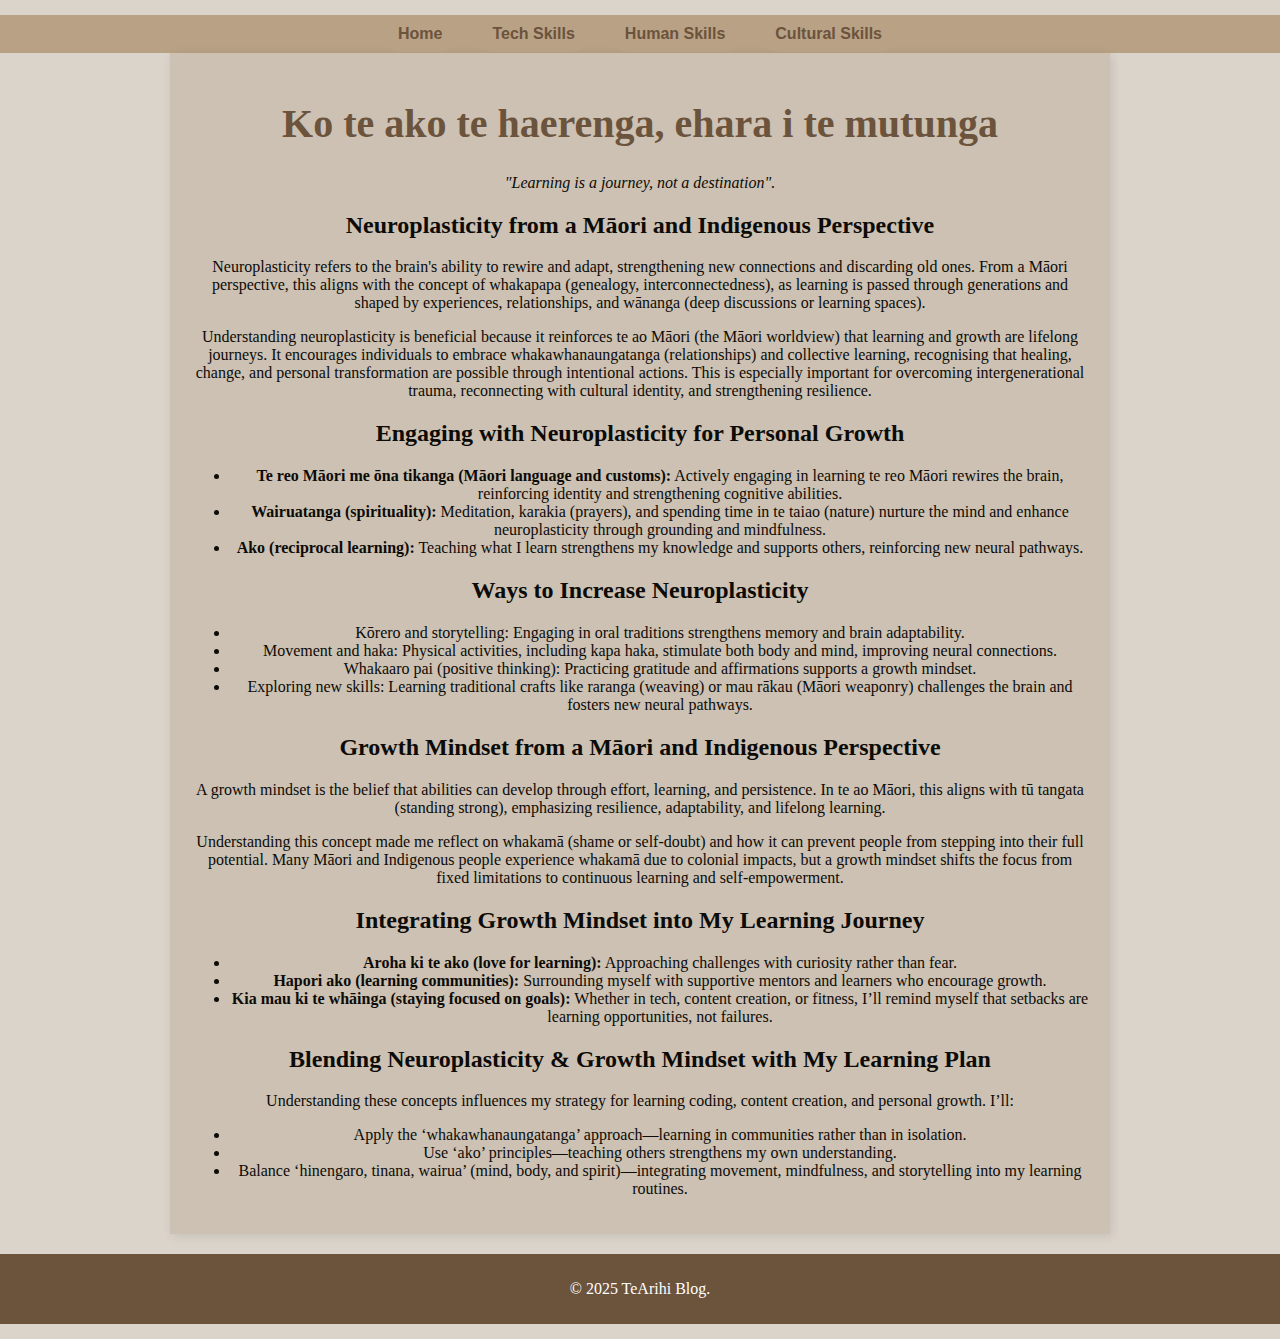
<file: neuroplasticity.html>
<!DOCTYPE html>
<html lang="en">
<head>
    <meta charset="UTF-8">
    <meta name="viewport" content="width=device-width, initial-scale=1.0">
    <title>Neuroplasticity & Growth Mindset from a Māori Perspective</title>
    <link rel="stylesheet" href="styles.css"> 
</head>
<body>

  <div class="nav-container">
    <nav>
      <ul>
        <li><a href="index.html">Home</a></li>
        <li><a href="tech-skills.html">Tech Skills</a></li>
        <li><a href="human-skills.html">Human Skills</a></li>
        <li><a href="cultural-skills.html">Cultural Skills</a></li>
      </ul>
    </nav>

    <div class="container">
        <div class="intro">
          <header>
            <h1>Ko te ako te haerenga, ehara i te mutunga</h1>
            <p><em>"Learning is a journey, not a destination".</em></p>
           
          </header>
        </div>

        <h2>Neuroplasticity from a Māori and Indigenous Perspective</h2>
        <p>Neuroplasticity refers to the brain's ability to rewire and adapt, strengthening new connections and discarding old ones. From a Māori perspective, this aligns with the concept of whakapapa (genealogy, interconnectedness), as learning is passed through generations and shaped by experiences, relationships, and wānanga (deep discussions or learning spaces).</p>
        <p>Understanding neuroplasticity is beneficial because it reinforces te ao Māori (the Māori worldview) that learning and growth are lifelong journeys. It encourages individuals to embrace whakawhanaungatanga (relationships) and collective learning, recognising that healing, change, and personal transformation are possible through intentional actions. This is especially important for overcoming intergenerational trauma, reconnecting with cultural identity, and strengthening resilience.</p>
        
        <h2>Engaging with Neuroplasticity for Personal Growth</h2>
        <ul>
            <li><strong>Te reo Māori me ōna tikanga (Māori language and customs):</strong> Actively engaging in learning te reo Māori rewires the brain, reinforcing identity and strengthening cognitive abilities.</li>
            <li><strong>Wairuatanga (spirituality):</strong> Meditation, karakia (prayers), and spending time in te taiao (nature) nurture the mind and enhance neuroplasticity through grounding and mindfulness.</li>
            <li><strong>Ako (reciprocal learning):</strong> Teaching what I learn strengthens my knowledge and supports others, reinforcing new neural pathways.</li>
        </ul>
        
        <h2>Ways to Increase Neuroplasticity</h2>
        <ul>
            <li>Kōrero and storytelling: Engaging in oral traditions strengthens memory and brain adaptability.</li>
            <li>Movement and haka: Physical activities, including kapa haka, stimulate both body and mind, improving neural connections.</li>
            <li>Whakaaro pai (positive thinking): Practicing gratitude and affirmations supports a growth mindset.</li>
            <li>Exploring new skills: Learning traditional crafts like raranga (weaving) or mau rākau (Māori weaponry) challenges the brain and fosters new neural pathways.</li>
        </ul>
        
        <h2>Growth Mindset from a Māori and Indigenous Perspective</h2>
        <p>A growth mindset is the belief that abilities can develop through effort, learning, and persistence. In te ao Māori, this aligns with tū tangata (standing strong), emphasizing resilience, adaptability, and lifelong learning.</p>
        <p>Understanding this concept made me reflect on whakamā (shame or self-doubt) and how it can prevent people from stepping into their full potential. Many Māori and Indigenous people experience whakamā due to colonial impacts, but a growth mindset shifts the focus from fixed limitations to continuous learning and self-empowerment.</p>
        
        <h2>Integrating Growth Mindset into My Learning Journey</h2>
        <ul>
            <li><strong>Aroha ki te ako (love for learning):</strong> Approaching challenges with curiosity rather than fear.</li>
            <li><strong>Hapori ako (learning communities):</strong> Surrounding myself with supportive mentors and learners who encourage growth.</li>
            <li><strong>Kia mau ki te whāinga (staying focused on goals):</strong> Whether in tech, content creation, or fitness, I’ll remind myself that setbacks are learning opportunities, not failures.</li>
        </ul>
        
        <h2>Blending Neuroplasticity & Growth Mindset with My Learning Plan</h2>
        <p>Understanding these concepts influences my strategy for learning coding, content creation, and personal growth. I’ll:</p>
        <ul>
            <li>Apply the ‘whakawhanaungatanga’ approach—learning in communities rather than in isolation.</li>
            <li>Use ‘ako’ principles—teaching others strengthens my own understanding.</li>
            <li>Balance ‘hinengaro, tinana, wairua’ (mind, body, and spirit)—integrating movement, mindfulness, and storytelling into my learning routines.</li>
        </ul>
        
        
    </div>
  </section>

    <footer>
      <p>&copy; 2025 TeArihi Blog.</p>
    </footer>

</body>
</html>
</file>
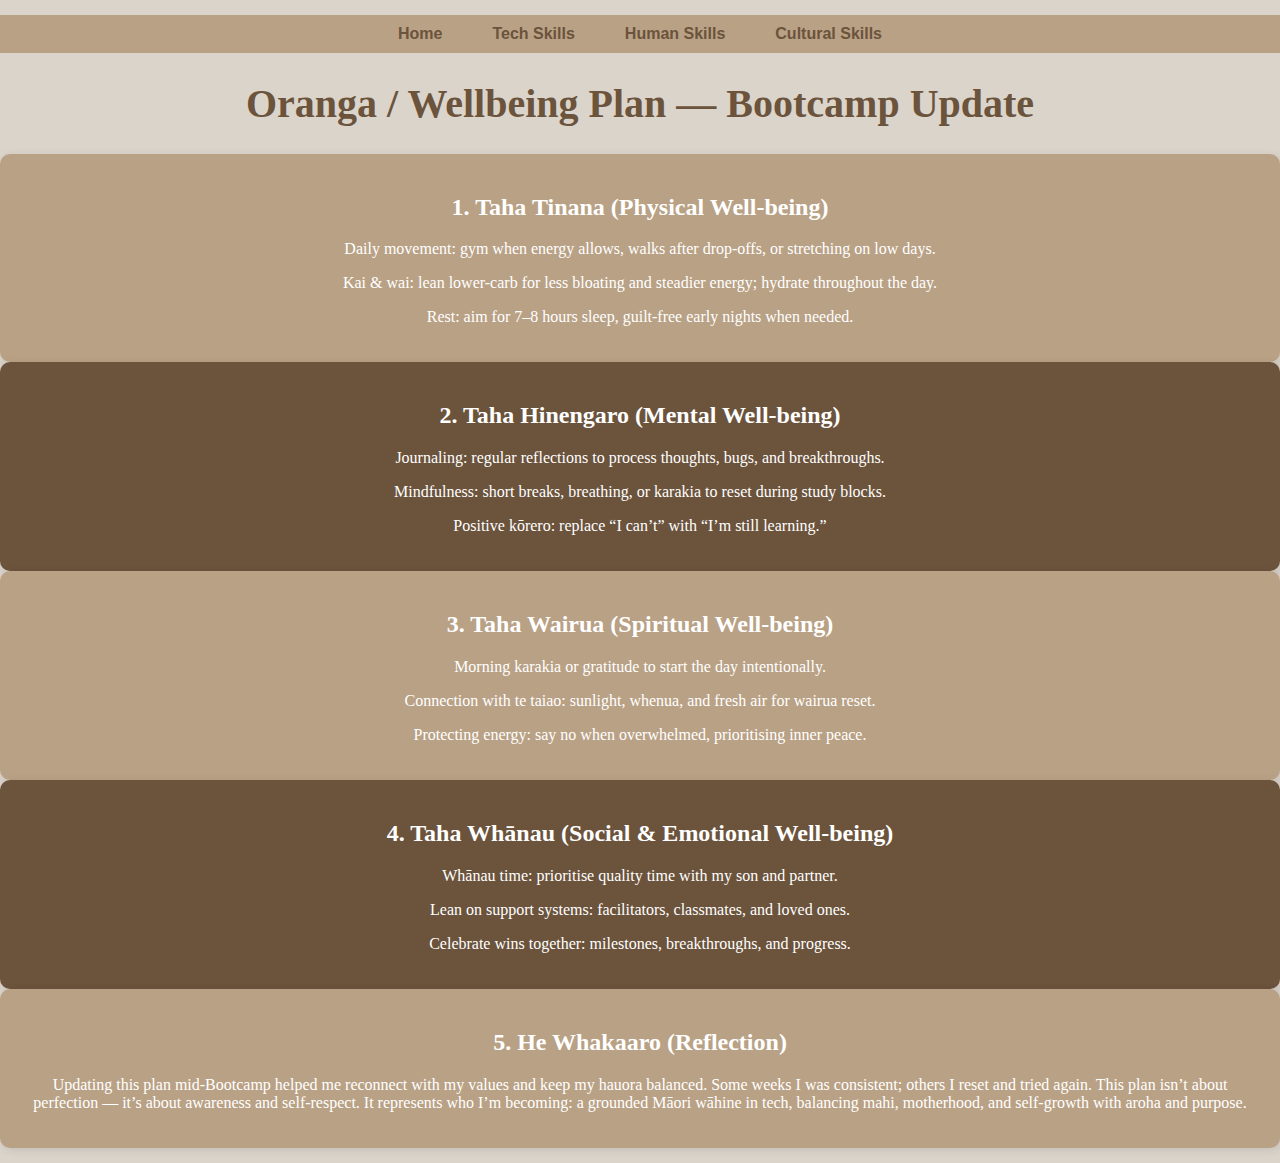
<file: oranga-wellbeing-plan.html>
<!DOCTYPE html>
<html lang="en">
<head>
  <meta charset="UTF-8" />
  <meta name="viewport" content="width=device-width, initial-scale=1.0" />
  <title>TeArihi • Blog</title>
 <link rel="stylesheet" href="styles.css?v=classic-1">
</head>


<body>
  
  <div class="nav-container">
    <nav>
      <ul>
        <li><a href="index.html">Home</a></li>
        <li><a href="tech-skills.html">Tech Skills</a></li>
        <li><a href="human-skills.html">Human Skills</a></li>
        <li><a href="cultural-skills.html">Cultural Skills</a></li>
      </ul>
    </nav>

  <main>
  <h1>Oranga / Wellbeing Plan — Bootcamp Update</h1>
  <section class="eq-vs-iq">
    
    <div class="iq">
      <h2>1. Taha Tinana (Physical Well-being)</h2>
      <p>Daily movement: gym when energy allows, walks after drop-offs, or stretching on low days.</p>
      <p>Kai & wai: lean lower-carb for less bloating and steadier energy; hydrate throughout the day.</p>
      <p>Rest: aim for 7–8 hours sleep, guilt-free early nights when needed.</p>
    </div>

    <div class="eq">
      <h2>2. Taha Hinengaro (Mental Well-being)</h2>
      <p>Journaling: regular reflections to process thoughts, bugs, and breakthroughs.</p>
      <p>Mindfulness: short breaks, breathing, or karakia to reset during study blocks.</p>
      <p>Positive kōrero: replace “I can’t” with “I’m still learning.”</p>
    </div>

    <div class="iq">
      <h2>3. Taha Wairua (Spiritual Well-being)</h2>
      <p>Morning karakia or gratitude to start the day intentionally.</p>
      <p>Connection with te taiao: sunlight, whenua, and fresh air for wairua reset.</p>
      <p>Protecting energy: say no when overwhelmed, prioritising inner peace.</p>
    </div>

    <div class="eq">
      <h2>4. Taha Whānau (Social & Emotional Well-being)</h2>
      <p>Whānau time: prioritise quality time with my son and partner.</p>
      <p>Lean on support systems: facilitators, classmates, and loved ones.</p>
      <p>Celebrate wins together: milestones, breakthroughs, and progress.</p>
    </div>

    <div class="iq">
      <h2>5. He Whakaaro (Reflection)</h2>
      <p>Updating this plan mid-Bootcamp helped me reconnect with my values and keep my hauora balanced. Some weeks I was consistent; others I reset and tried again. This plan isn’t about perfection — it’s about awareness and self-respect. It represents who I’m becoming: a grounded Māori wāhine in tech, balancing mahi, motherhood, and self-growth with aroha and purpose.</p>
    </div>

  </section>
</main>
</file>
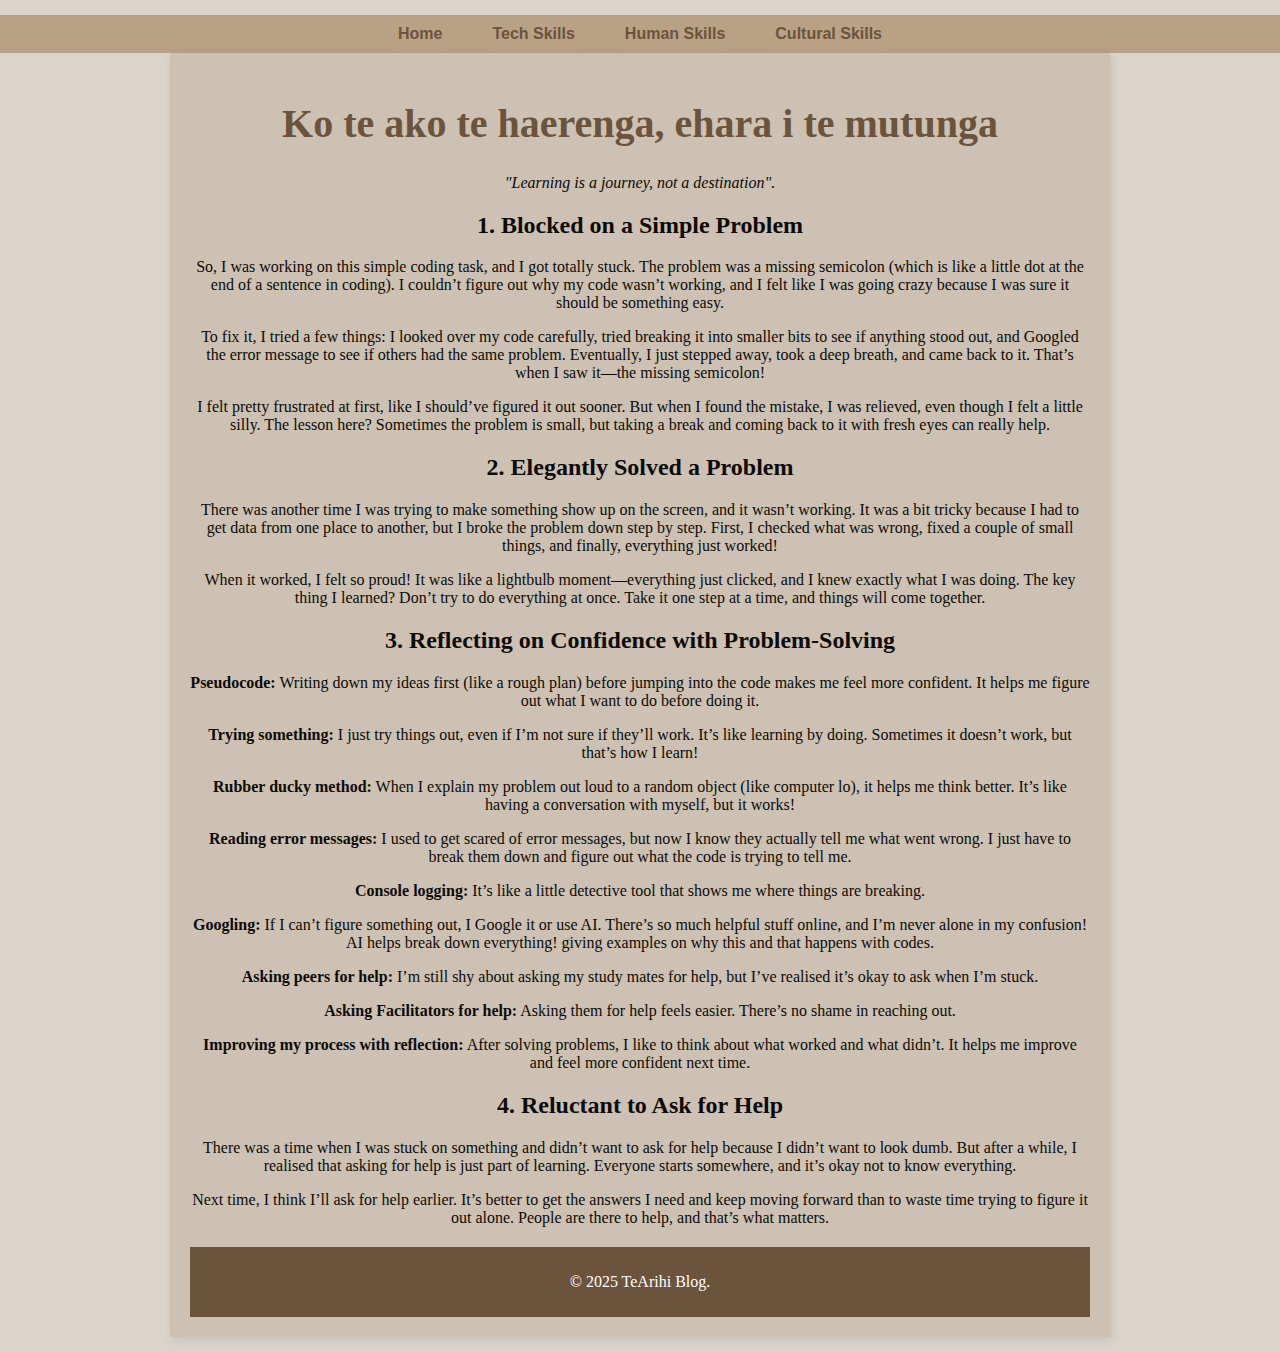
<file: problem-solving.html>
<!DOCTYPE html>
<html lang="en">
<head>
    <meta charset="UTF-8">
    <meta name="viewport" content="width=device-width, initial-scale=1.0">
    <title>Neuroplasticity & Growth Mindset from a Māori Perspective</title>
    <link rel="stylesheet" href="styles.css"> 
</head>
<body>

  <div class="nav-container">
    <nav>
      <ul>
        <li><a href="index.html">Home</a></li>
        <li><a href="tech-skills.html">Tech Skills</a></li>
        <li><a href="human-skills.html">Human Skills</a></li>
        <li><a href="cultural-skills.html">Cultural Skills</a></li>
      </ul>
    </nav>

    <div class="container">
        <div class="intro">
          <header>
            <h1>Ko te ako te haerenga, ehara i te mutunga</h1>
            <p><em>"Learning is a journey, not a destination".</em></p>
           
          </header>
        </div>

        <section>
          <h2>1. Blocked on a Simple Problem</h2>
          <p>So, I was working on this simple coding task, and I got totally stuck. The problem was a missing semicolon (which is like a little dot at the end of a sentence in coding). I couldn’t figure out why my code wasn’t working, and I felt like I was going crazy because I was sure it should be something easy.</p>
          <p>To fix it, I tried a few things: I looked over my code carefully, tried breaking it into smaller bits to see if anything stood out, and Googled the error message to see if others had the same problem. Eventually, I just stepped away, took a deep breath, and came back to it. That’s when I saw it—the missing semicolon!</p>
          <p>I felt pretty frustrated at first, like I should’ve figured it out sooner. But when I found the mistake, I was relieved, even though I felt a little silly. The lesson here? Sometimes the problem is small, but taking a break and coming back to it with fresh eyes can really help.</p>
        </section>
        
        <section>
          <h2>2. Elegantly Solved a Problem</h2>
          <p>There was another time I was trying to make something show up on the screen, and it wasn’t working. It was a bit tricky because I had to get data from one place to another, but I broke the problem down step by step. First, I checked what was wrong, fixed a couple of small things, and finally, everything just worked!</p>
          <p>When it worked, I felt so proud! It was like a lightbulb moment—everything just clicked, and I knew exactly what I was doing. The key thing I learned? Don’t try to do everything at once. Take it one step at a time, and things will come together.</p>
        </section>
        
        <section>
          <h2>3. Reflecting on Confidence with Problem-Solving</h2>
          <p><strong>Pseudocode:</strong> Writing down my ideas first (like a rough plan) before jumping into the code makes me feel more confident. It helps me figure out what I want to do before doing it.</p>
          <p><strong>Trying something:</strong> I just try things out, even if I’m not sure if they’ll work. It’s like learning by doing. Sometimes it doesn’t work, but that’s how I learn!</p>
          <p><strong>Rubber ducky method:</strong> When I explain my problem out loud to a random object (like computer lo), it helps me think better. It’s like having a conversation with myself, but it works!</p>
          <p><strong>Reading error messages:</strong> I used to get scared of error messages, but now I know they actually tell me what went wrong. I just have to break them down and figure out what the code is trying to tell me.</p>
          <p><strong>Console logging:</strong> It’s like a little detective tool that shows me where things are breaking.</p>
          <p><strong>Googling:</strong> If I can’t figure something out, I Google it or use AI. There’s so much helpful stuff online, and I’m never alone in my confusion! AI helps break down everything! giving examples on why this and that happens with codes.</p>
          <p><strong>Asking peers for help:</strong> I’m still shy about asking my study mates for help, but I’ve realised it’s okay to ask when I’m stuck.</p>
          <p><strong>Asking Facilitators for help:</strong> Asking them for help feels easier. There’s no shame in reaching out.</p>
          <p><strong>Improving my process with reflection:</strong> After solving problems, I like to think about what worked and what didn’t. It helps me improve and feel more confident next time.</p>
        </section>
        
        <section>
          <h2>4. Reluctant to Ask for Help</h2>
          <p>There was a time when I was stuck on something and didn’t want to ask for help because I didn’t want to look dumb. But after a while, I realised that asking for help is just part of learning. Everyone starts somewhere, and it’s okay not to know everything.</p>
          <p>Next time, I think I’ll ask for help earlier. It’s better to get the answers I need and keep moving forward than to waste time trying to figure it out alone. People are there to help, and that’s what matters.</p>
        </section>

    <footer>
      <p>&copy; 2025 TeArihi Blog.</p>
    </footer>

</body>
</html>
</file>
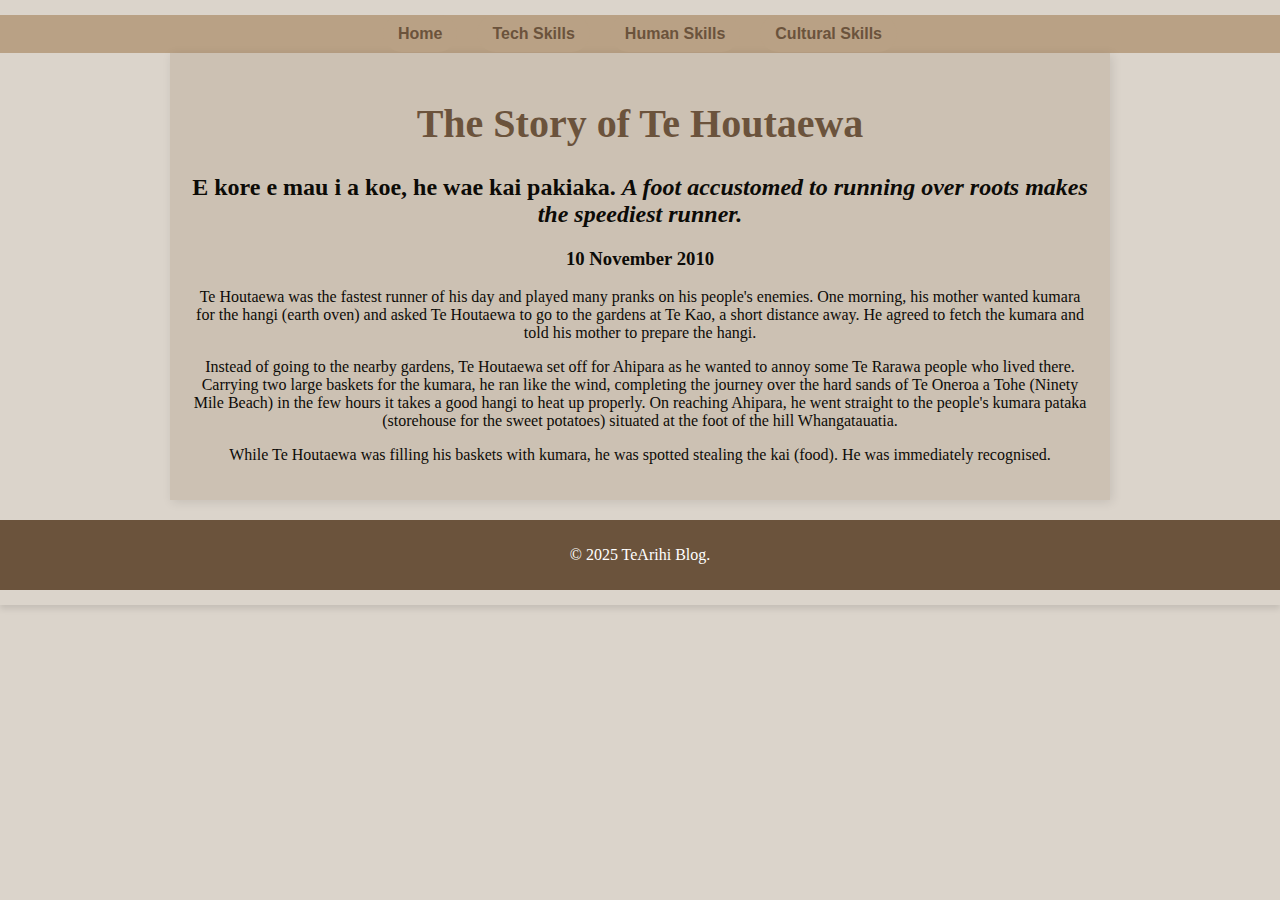
<file: te-houtaewa-template.html>
<!DOCTYPE html>
<html lang="en">

<head>
  <meta charset="UTF-8">
  <meta name="viewport" content="width=device-width, initial-scale=1.0">
  <meta name="description" content="The story of Te Houtaewa, the fastest runner in his day, who played many pranks on his enemies.">
  <title>The Story of Te Houtaewa</title>
  <link rel="stylesheet" href="styles.css"> 
</head>

<body>

  <div class="nav-container">
    <nav>
      <ul>
        <li><a href="index.html">Home</a></li>
        <li><a href="tech-skills.html">Tech Skills</a></li>
        <li><a href="human-skills.html">Human Skills</a></li>
        <li><a href="cultural-skills.html">Cultural Skills</a></li>
      </ul>
    </nav>
    
  <div class="container">
  
    <header class="intro">
    <h1>The Story of Te Houtaewa</h1>
    <h2>E kore e mau i a koe, he wae kai pakiaka. <em>A foot accustomed to running over roots makes the speediest runner.</em></h2>
    <time datetime="2010-11-10">
      <h3>10 November 2010</h3>
    </time>
    </header>

  <main>
    <section>
      <p>Te Houtaewa was the fastest runner of his day and played many pranks on his people's enemies. One morning, his mother wanted kumara for the hangi (earth oven) and asked Te Houtaewa to go to the gardens at Te Kao, a short distance away. He agreed to fetch the kumara and told his mother to prepare the hangi.</p>

      <p>Instead of going to the nearby gardens, Te Houtaewa set off for Ahipara as he wanted to annoy some Te Rarawa people who lived there. Carrying two large baskets for the kumara, he ran like the wind, completing the journey over the hard sands of Te Oneroa a Tohe (Ninety Mile Beach) in the few hours it takes a good hangi to heat up properly. On reaching Ahipara, he went straight to the people's kumara pataka (storehouse for the sweet potatoes) situated at the foot of the hill Whangatauatia.</p>

      <p>While Te Houtaewa was filling his baskets with kumara, he was spotted stealing the kai (food). He was immediately recognised.</p>
    </section>
  </main>
</div>
  
    <footer>
      <p>&copy; 2025 TeArihi Blog.</p>
  </footer>
  
</body>

</html>
</file>
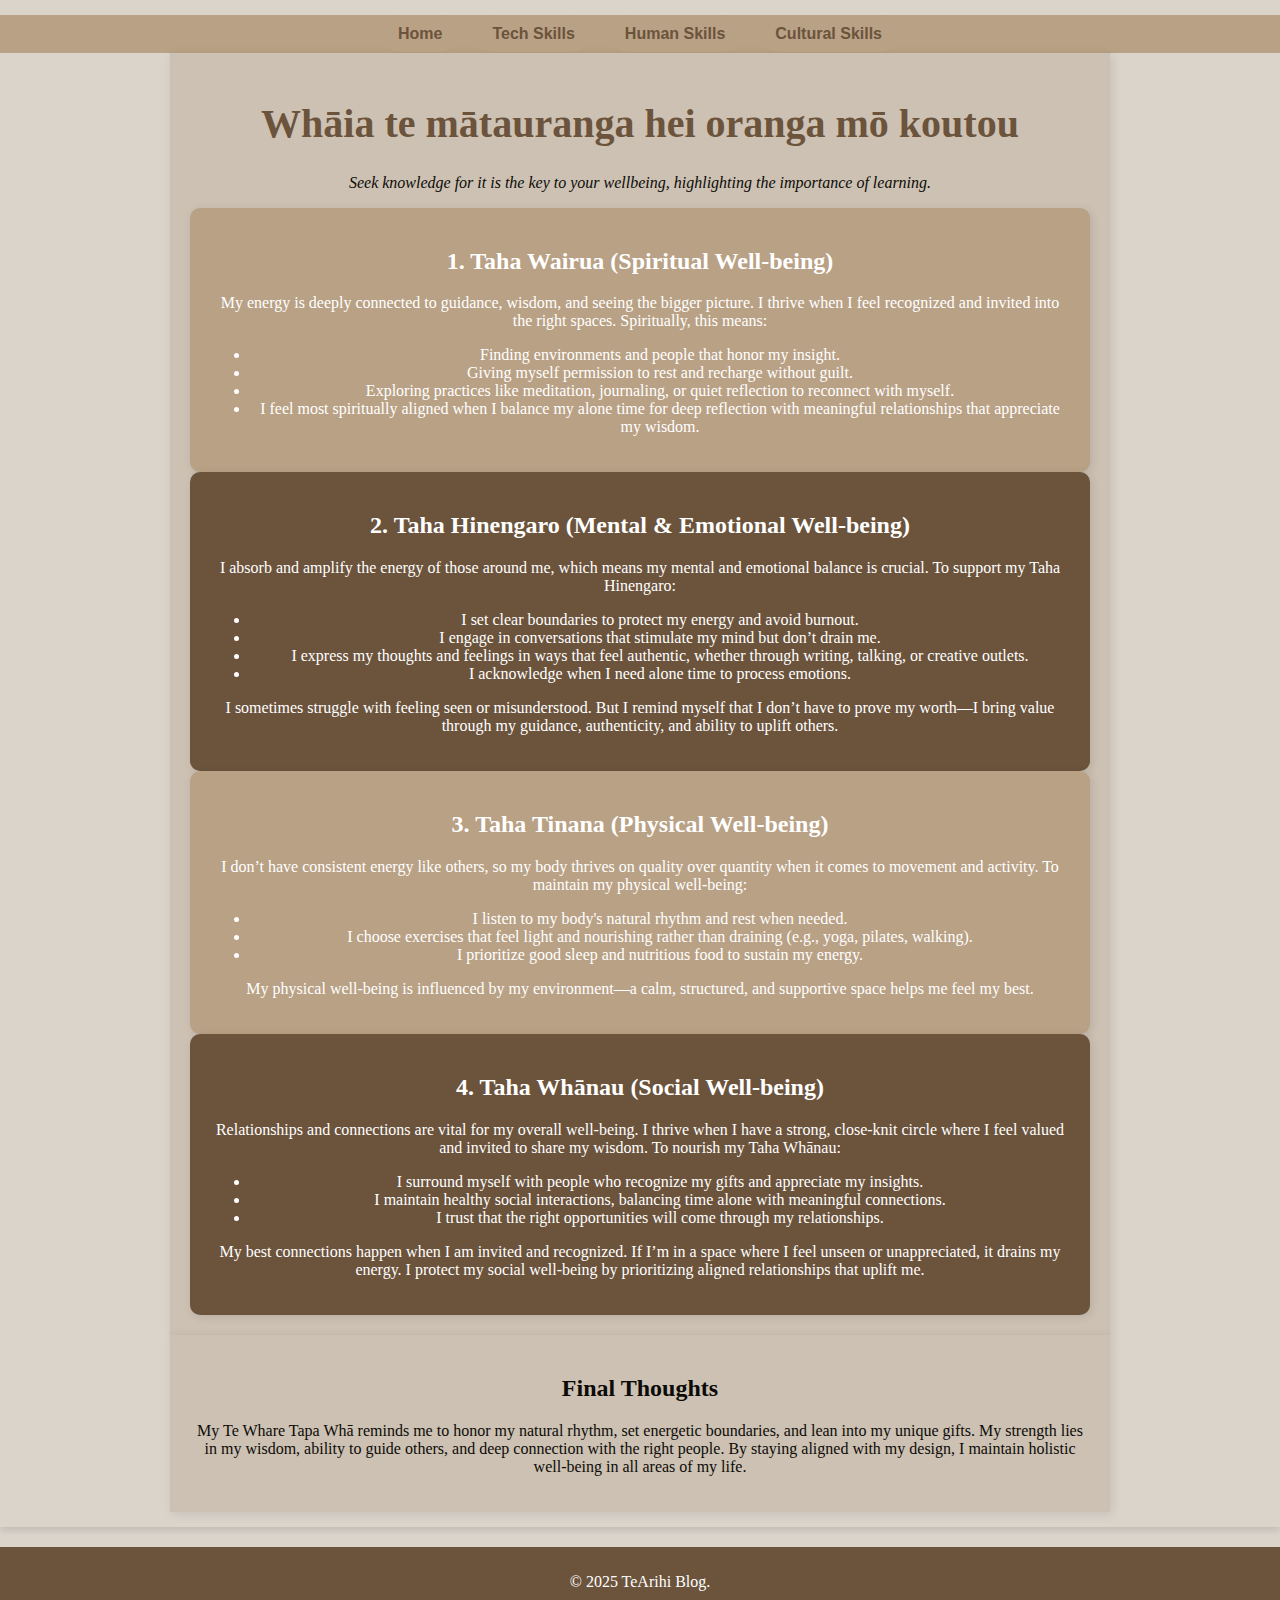
<file: te-whare-tapa-wha.html>
<!DOCTYPE html>
<html lang="en">
<head>
    <meta charset="UTF-8">
    <meta name="viewport" content="width=device-width, initial-scale=1.0">
    <title>Te Whare Tapa Wha</title>
    <link rel="stylesheet" href="styles.css"> 

</head>
<body>

  <div class="nav-container">
    <nav>
      <ul>
        <li><a href="index.html">Home</a></li>
        <li><a href="tech-skills.html">Tech Skills</a></li>
        <li><a href="human-skills.html">Human Skills</a></li>
        <li><a href="cultural-skills.html">Cultural Skills</a></li>
      </ul>
    </nav>

    <div class="container">
        
        <header class="intro">
            <h1>Whāia te mātauranga hei oranga mō koutou</h1>
            <p><em>Seek knowledge for it is the key to your wellbeing, highlighting the importance of learning. </em></p>
        </header>

        <section class="eq-vs-iq">
            <div class="iq">
              <h2>1. Taha Wairua (Spiritual Well-being)</h2>
              <p>My energy is deeply connected to guidance, wisdom, and seeing the bigger picture. I thrive when I feel recognized and invited into the right spaces. Spiritually, this means:</p>
              <ul>
                <li>Finding environments and people that honor my insight.</li>
                <li>Giving myself permission to rest and recharge without guilt.</li>
                <li>Exploring practices like meditation, journaling, or quiet reflection to reconnect with myself.</li>
                <li>I feel most spiritually aligned when I balance my alone time for deep reflection with meaningful relationships that appreciate my wisdom.</li>
              </ul>
            </div>
            <div class="eq">
              <h2>2. Taha Hinengaro (Mental & Emotional Well-being)</h2>
              <p>I absorb and amplify the energy of those around me, which means my mental and emotional balance is crucial. To support my Taha Hinengaro:</p>
              <ul>
                <li>I set clear boundaries to protect my energy and avoid burnout.</li>
                <li>I engage in conversations that stimulate my mind but don’t drain me.</li>
                <li>I express my thoughts and feelings in ways that feel authentic, whether through writing, talking, or creative outlets.</li>
                <li>I acknowledge when I need alone time to process emotions.</li>
              </ul>
              <p>I sometimes struggle with feeling seen or misunderstood. But I remind myself that I don’t have to prove my worth—I bring value through my guidance, authenticity, and ability to uplift others.</p>
            </div>
            <div class="iq">
              <h2>3. Taha Tinana (Physical Well-being)</h2>
              <p>I don’t have consistent energy like others, so my body thrives on quality over quantity when it comes to movement and activity. To maintain my physical well-being:</p>
              <ul>
                <li>I listen to my body's natural rhythm and rest when needed.</li>
                <li>I choose exercises that feel light and nourishing rather than draining (e.g., yoga, pilates, walking).</li>
                <li>I prioritize good sleep and nutritious food to sustain my energy.</li>
              </ul>
              <p>My physical well-being is influenced by my environment—a calm, structured, and supportive space helps me feel my best.</p>
            </div>
            <div class="eq">
              <h2>4. Taha Whānau (Social Well-being)</h2>
              <p>Relationships and connections are vital for my overall well-being. I thrive when I have a strong, close-knit circle where I feel valued and invited to share my wisdom. To nourish my Taha Whānau:</p>
              <ul>
                <li>I surround myself with people who recognize my gifts and appreciate my insights.</li>
                <li>I maintain healthy social interactions, balancing time alone with meaningful connections.</li>
                <li>I trust that the right opportunities will come through my relationships.</li>
              </ul>
              <p>My best connections happen when I am invited and recognized. If I’m in a space where I feel unseen or unappreciated, it drains my energy. I protect my social well-being by prioritizing aligned relationships that uplift me.</p>
            </div>
          </div>
        </section>
          <div class="container">
              <h2>Final Thoughts</h2>
              <p>My Te Whare Tapa Whā reminds me to honor my natural rhythm, set energetic boundaries, and lean into my unique gifts. My strength lies in my wisdom, ability to guide others, and deep connection with the right people. By staying aligned with my design, I maintain holistic well-being in all areas of my life.</p>
            </div>
          </div>
        
    <footer>
      <p>&copy; 2025 TeArihi Blog.</p>
    </footer>

</body>
</html>
</file>
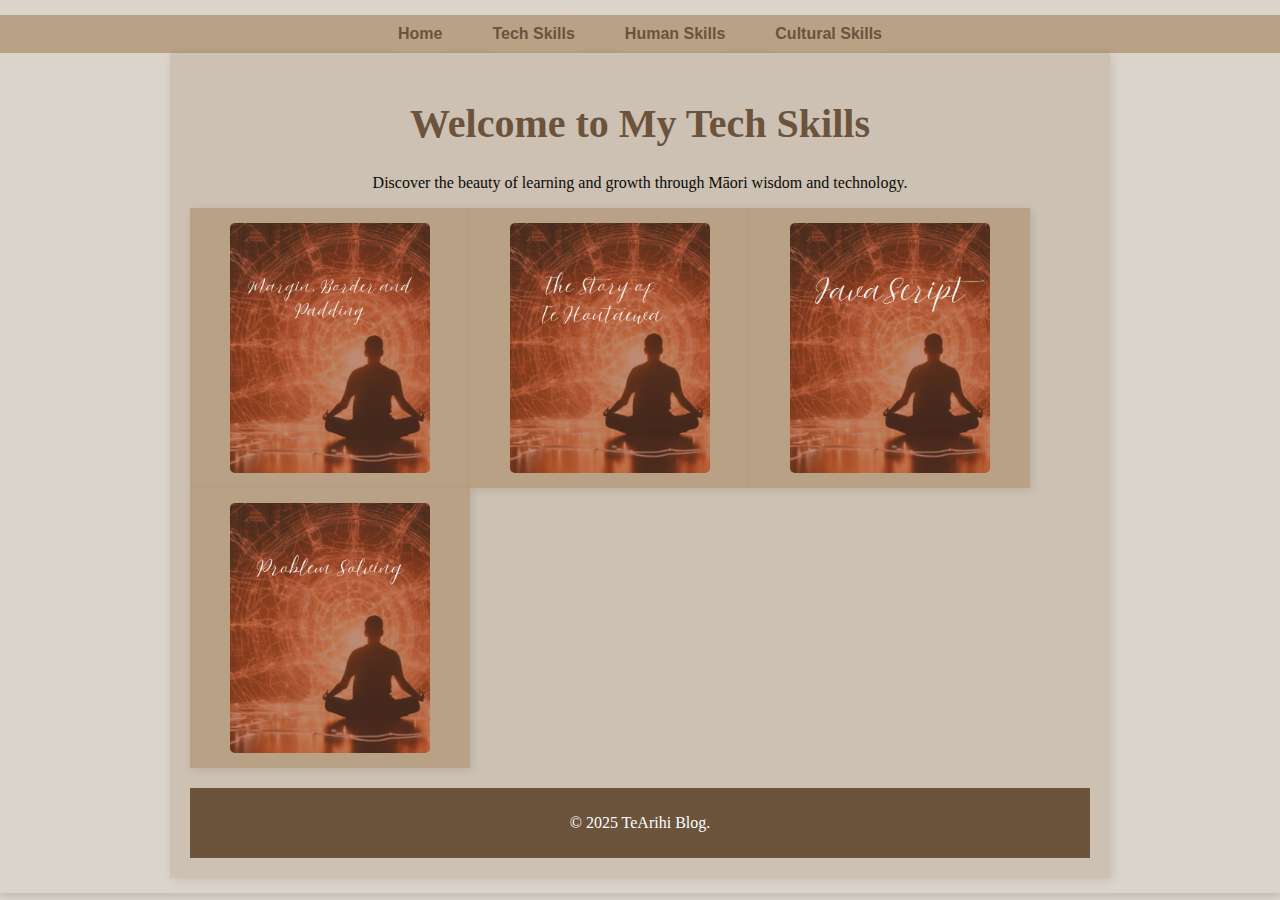
<file: tech-skills.html>
<!DOCTYPE html>
<html lang="en">
<head>
    <meta charset="UTF-8">
    <meta name="viewport" content="width=device-width, initial-scale=1.0">
    <title>Tech Skills Page</title>
    <link rel="stylesheet" href="styles.css"> 
</head>
<body>

  <div class="nav-container">
    <nav>
      <ul>
        <li><a href="index.html">Home</a></li>
        <li><a href="tech-skills.html">Tech Skills</a></li>
        <li><a href="human-skills.html">Human Skills</a></li>
        <li><a href="cultural-skills.html">Cultural Skills</a></li>
      </ul>
    </nav>

    <div class="container">
        <div class="intro">
          <header>
            <h1>Welcome to My Tech Skills</h1>
            <p>Discover the beauty of learning and growth through Māori wisdom and technology.</p>
           
          <div class="row">
            <div class="box">
            <a href="html-css.html"><img src="images/Margin.png" alt="Your Photo" class="photo"></a>
            </div>
            <div class="box">
              <a href="te-houtaewa-template.html"><img src="images/Te Houtaewea.png" alt="Your Photo" class="photo"></a>
            </div>
            <div class="box">
              <a href="JavaScript.html"><img src="images/JavaScript.jpg" alt="Your Photo" class="photo"></a>
            </div>
            <div class="box">
              <a href="problem-solving.html"><img src="images/Problem.png" alt="Your Photo" class="photo"></a>
            </div>
          </div> 
          </header>
        </div>


    <footer>
      <p>&copy; 2025 TeArihi Blog.</p>
    </footer>

</body>
</html>
</file>
<file: styles.css>
body {
  font-family: 'Georgia', serif;
  background-color: #dbd4cb;
  color: #0c0b07;
  margin: 0;
  padding: 0;
}
.container {
  max-width: 900px;
  margin: auto;
  padding: 20px;
  background-color: #ccc1b3;
  box-shadow: 2px 2px 10px rgba(0,0,0,0.1);
}
h1 {
  text-align: center;
  font-size: 2.5em;
  color: #6b533c;
}
h1, h2, p {
  text-align: center;
}
nav {
  text-align: center;
  background-color: #b9a185;
  padding: 10px 0;
}
nav a {
  text-decoration: none;
  color: #0c0b07;
  font-weight: bold;
  padding: 10px 20px;
}
.content {
  display: flex;
  flex-wrap: wrap;
  gap: 15px;
}
.box {
  flex: 1 1 calc(50% - 15px);
  padding: 15px;
  background-color: #b9a185;
  color: #0c0b07;
  box-shadow: 2px 2px 8px rgba(0,0,0,0.1);
  float: left;
}
.box img {
  width: 80%; 
  max-width: 250px; 
  height: auto; 
  display: block; 
  margin: 0 auto;
  border-radius: 5px;
}
.row::after {
  content: "";
  clear: both;
  display: table;
}
footer {
  text-align: center;
  padding: 10px;
  background-color: #6b533c;
  color: white;
  margin-top: 20px;
}
.nav-container {
  background-color: #dbd4cb; /* Soft beige background */
  padding: 15px 0;
  text-align: center;
  box-shadow: 0px 4px 6px rgba(0, 0, 0, 0.1);
}

nav ul {
  list-style: none;
  padding: 0;
  margin: 0;
  display: flex;
  justify-content: center;
  gap: 20px;
}

nav ul li {
  display: inline-block;
}

nav ul li a {
  text-decoration: none;
  font-family: 'Poppins', sans-serif;
  font-size: 16px;
  font-weight: 600;
  color: #6b533c; 
  background-color: #b9a185; 
  padding: 10px 15px;
  border-radius: 20px; 
  transition: all 0.3s ease-in-out;
}

nav ul li a:hover {
  background-color: #6b533c;
  color: #fff; 
}
eq-vs-iq {
  text-align: center;
  max-width: 800px;
  margin: 0 auto;
  font-family: 'Poppins', sans-serif;
}

.comparison {
  display: flex;
  justify-content: center;
  gap: 20px;
  margin-top: 20px;
}

.iq, .eq {
  flex: 1;
  padding: 20px;
  border-radius: 10px;
  background-color: #dbd4cb; 
  box-shadow: 2px 2px 10px rgba(0, 0, 0, 0.1);
}

.iq {
  background-color: #b9a185; 
  color: #fff;
}

.eq {
  background-color: #6b533c; 
  color: #fff;
}

.code { background: #f4f4f4; padding: 10px; border-radius: 5px; }

@media only screen and (min-width: 920px) {
  .container { /* some layout rules */ }
}

/* tablets */
@media only screen and (max-width: 919px) {
  .container { /* some layout rules */ }
}

/* phones */
@media only screen and (max-width: 400px) {
  .container { /* some layout rules */ }
}
</file>
